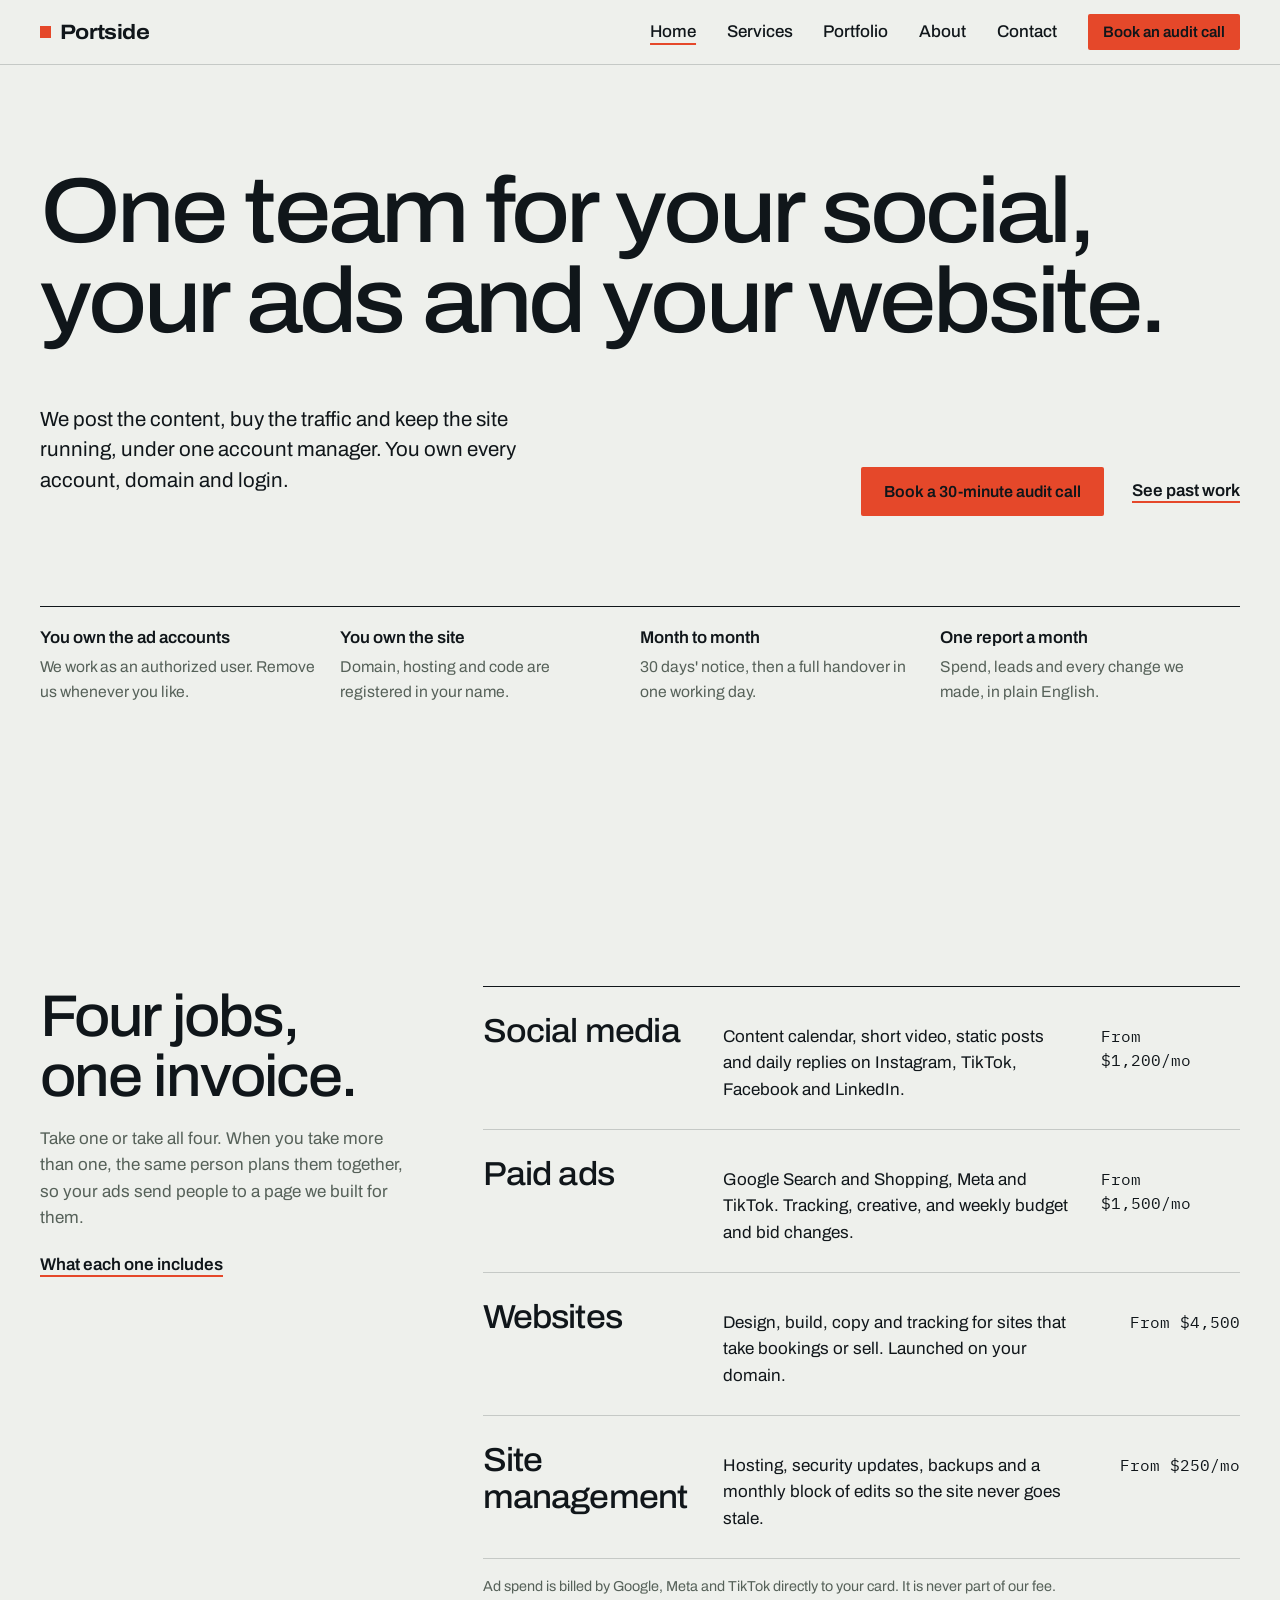
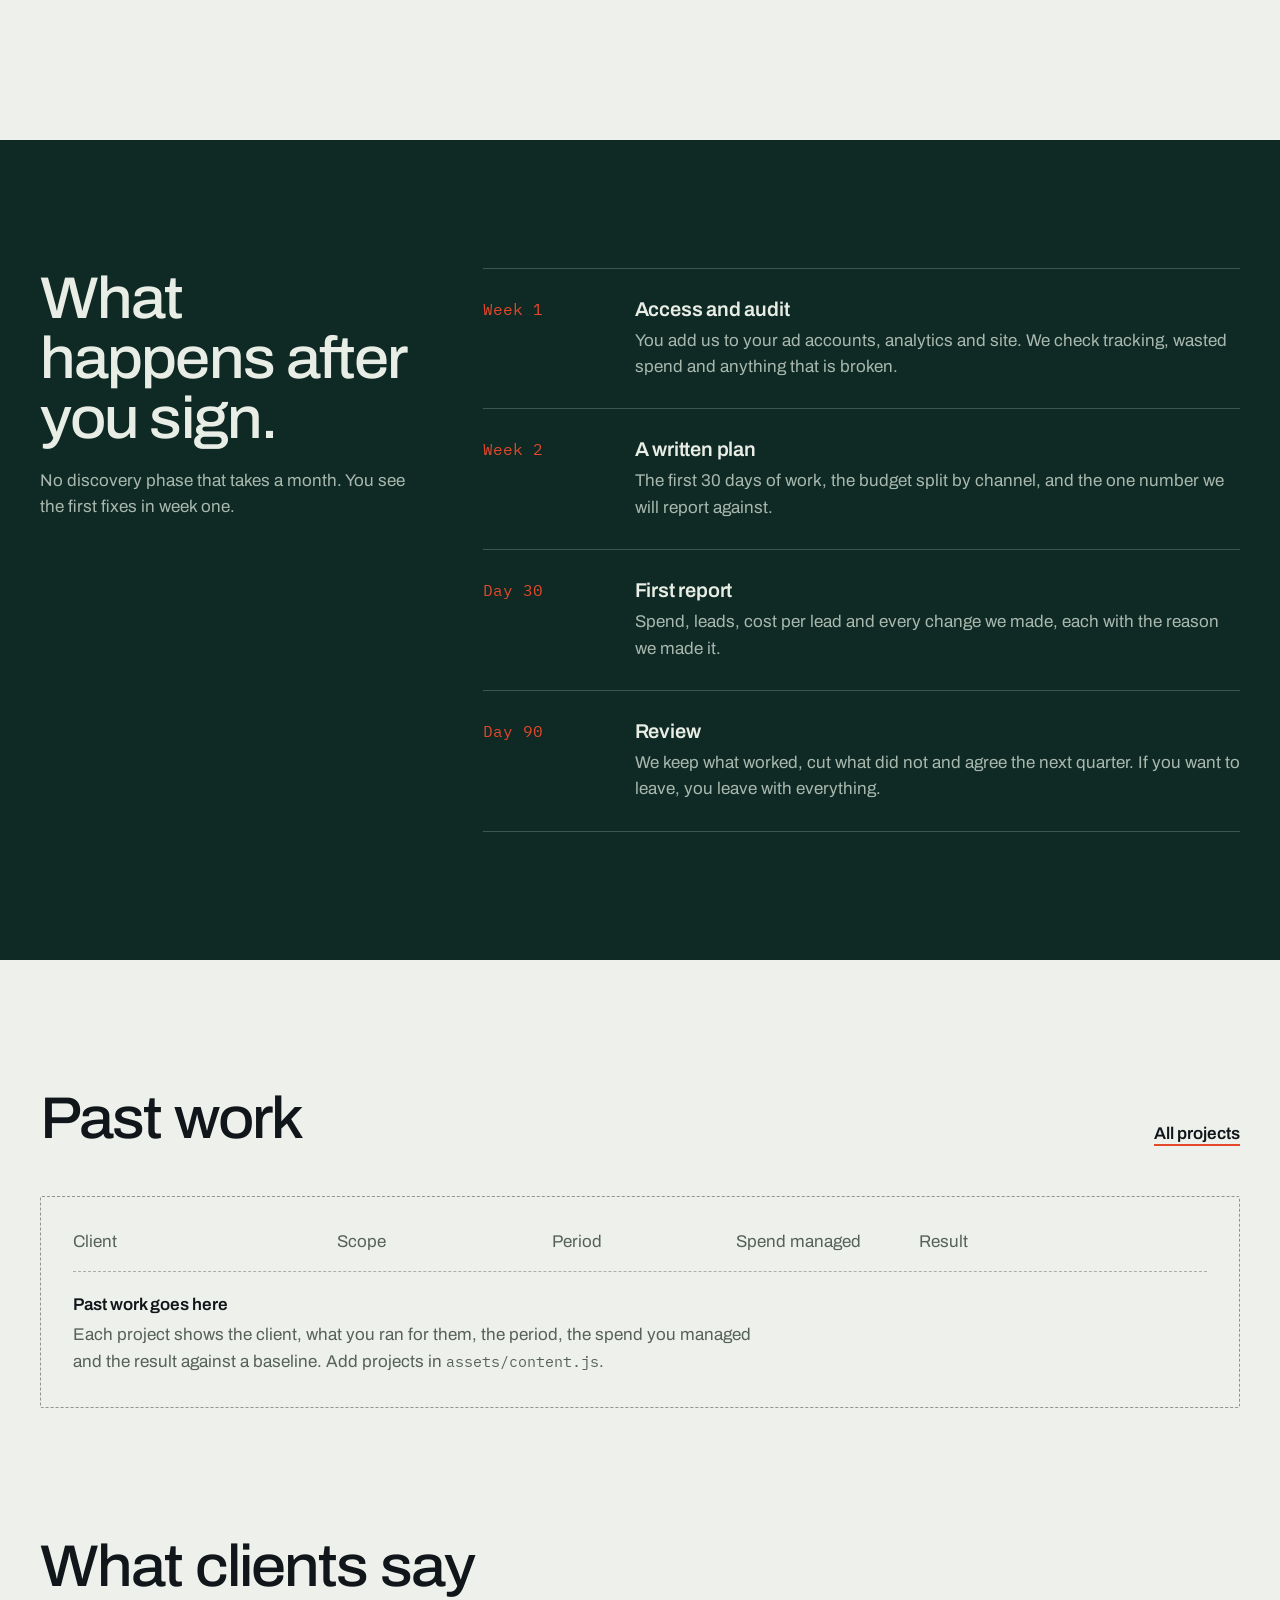
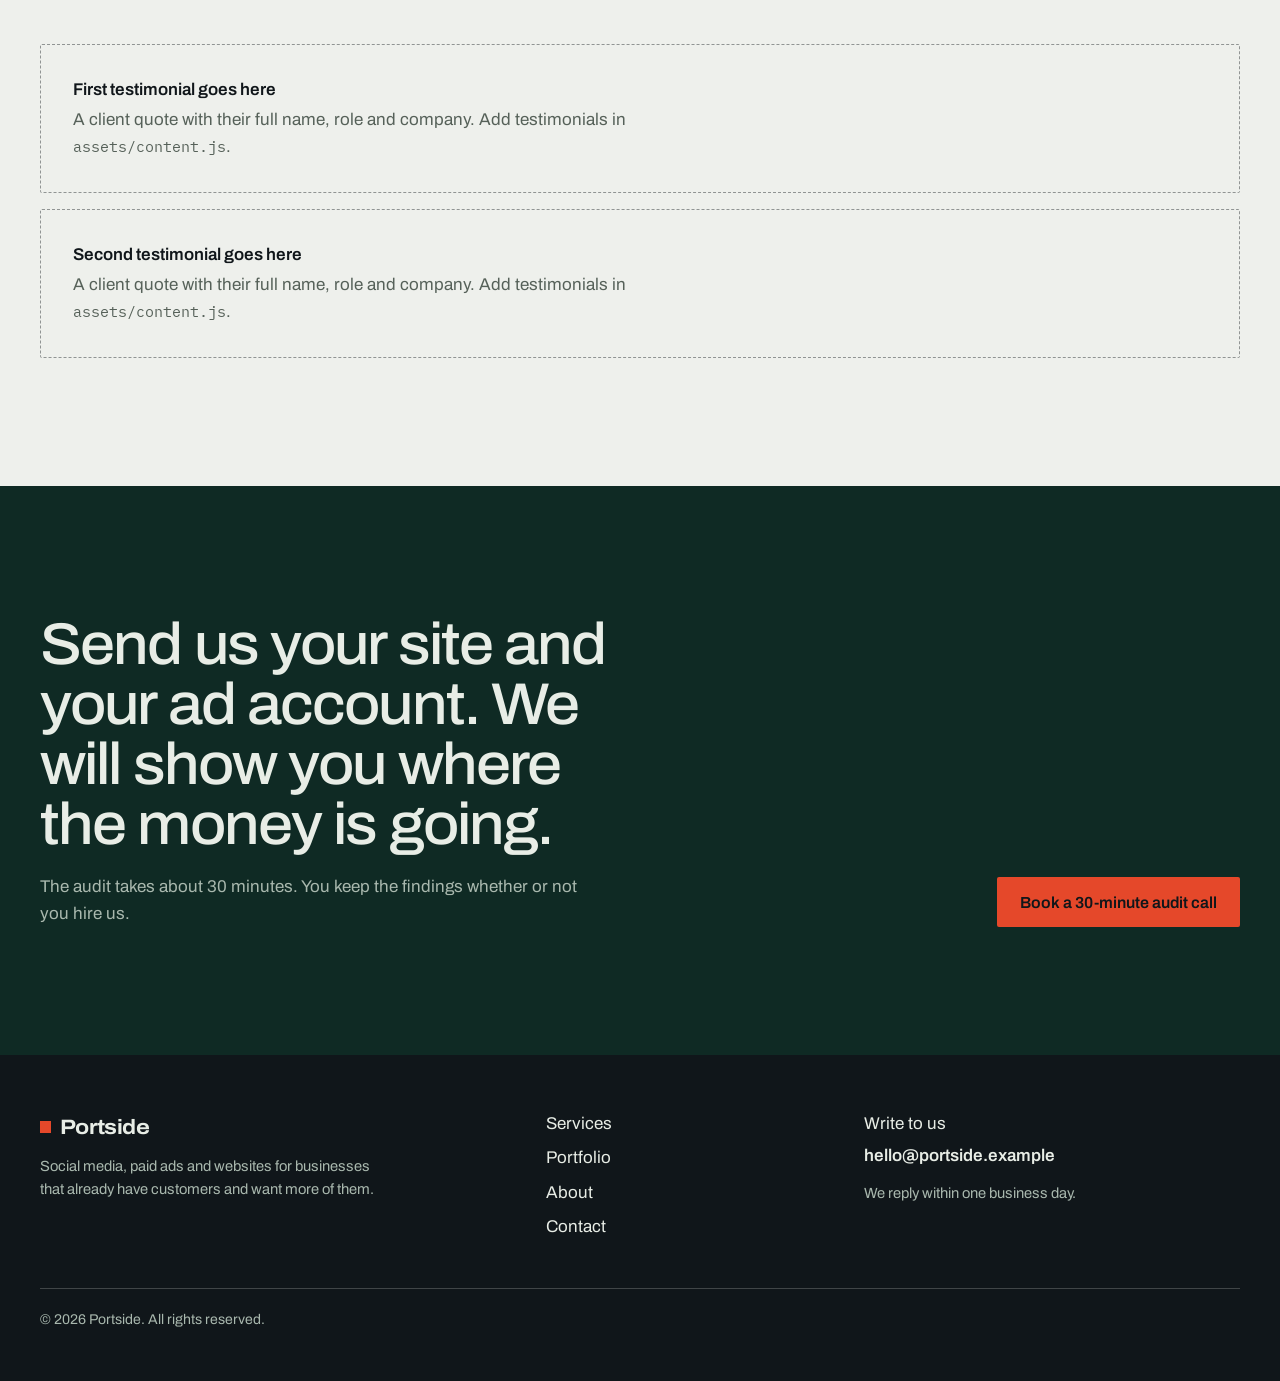
<file: index.html>
<!doctype html>
<html lang="en">
<head>
<meta charset="utf-8">
<meta name="viewport" content="width=device-width, initial-scale=1">
<title>Portside | Social media, ads and websites, run as one account</title>
<meta name="description" content="Portside runs your social media, your paid ads and your website under one account manager. You own every account, domain and login.">
<meta name="theme-color" content="#EEF0EC">
<link rel="icon" href="assets/favicon.svg" type="image/svg+xml">
<link rel="preconnect" href="https://fonts.googleapis.com">
<link rel="preconnect" href="https://fonts.gstatic.com" crossorigin>
<link rel="stylesheet" href="https://fonts.googleapis.com/css2?family=Archivo:wdth,wght@62..125,100..900&amp;family=IBM+Plex+Mono:wght@400;500&amp;display=swap">
<link rel="stylesheet" href="assets/styles.css">
<script>document.documentElement.classList.add('js')</script>
</head>
<body>
<a class="skip" href="#main">Skip to content</a>

<header class="site-header">
  <div class="wrap bar">
    <a class="brand" href="index.html" aria-label="Portside, home"><span class="mark" aria-hidden="true"></span>Portside</a>
    <button class="menu-btn" type="button" aria-expanded="false" aria-controls="nav">Menu</button>
    <nav id="nav" class="nav" aria-label="Main">
      <a href="index.html" aria-current="page">Home</a>
      <a href="services.html">Services</a>
      <a href="portfolio.html">Portfolio</a>
      <a href="about.html">About</a>
      <a href="contact.html">Contact</a>
      <a class="btn btn-sm" href="contact.html">Book an audit call</a>
    </nav>
  </div>
</header>

<main id="main">

  <section class="hero">
    <div class="wrap">
      <h1 class="rise" style="--i:0">One team for your social, your ads and your website.</h1>
      <div class="hero-lower">
        <p class="lede rise" style="--i:1">We post the content, buy the traffic and keep the site running, under one account manager. You own every account, domain and login.</p>
        <div class="hero-cta rise" style="--i:2">
          <a class="btn" href="contact.html">Book a 30-minute audit call</a>
          <a class="link" href="portfolio.html">See past work</a>
        </div>
      </div>
      <ul class="policy rise" style="--i:3">
        <li><strong>You own the ad accounts</strong><span>We work as an authorized user. Remove us whenever you like.</span></li>
        <li><strong>You own the site</strong><span>Domain, hosting and code are registered in your name.</span></li>
        <li><strong>Month to month</strong><span>30 days' notice, then a full handover in one working day.</span></li>
        <li><strong>One report a month</strong><span>Spend, leads and every change we made, in plain English.</span></li>
      </ul>
    </div>
  </section>

  <section class="section" aria-labelledby="services-h">
    <div class="wrap split">
      <div class="side">
        <h2 id="services-h">Four jobs, one invoice.</h2>
        <p class="muted">Take one or take all four. When you take more than one, the same person plans them together, so your ads send people to a page we built for them.</p>
        <a class="link" href="services.html">What each one includes</a>
      </div>
      <div>
        <ul class="rows">
          <li><a class="svc" href="services.html#social">
            <span class="svc-name">Social media</span>
            <span>Content calendar, short video, static posts and daily replies on Instagram, TikTok, Facebook and LinkedIn.</span>
            <span class="svc-price mono">From $1,200/mo</span></a></li>
          <li><a class="svc" href="services.html#ads">
            <span class="svc-name">Paid ads</span>
            <span>Google Search and Shopping, Meta and TikTok. Tracking, creative, and weekly budget and bid changes.</span>
            <span class="svc-price mono">From $1,500/mo</span></a></li>
          <li><a class="svc" href="services.html#websites">
            <span class="svc-name">Websites</span>
            <span>Design, build, copy and tracking for sites that take bookings or sell. Launched on your domain.</span>
            <span class="svc-price mono">From $4,500</span></a></li>
          <li><a class="svc" href="services.html#management">
            <span class="svc-name">Site management</span>
            <span>Hosting, security updates, backups and a monthly block of edits so the site never goes stale.</span>
            <span class="svc-price mono">From $250/mo</span></a></li>
        </ul>
        <p class="fine" style="margin-top:16px">Ad spend is billed by Google, Meta and TikTok directly to your card. It is never part of our fee.</p>
      </div>
    </div>
  </section>

  <section class="section on-pine" aria-labelledby="how-h">
    <div class="wrap split">
      <div class="side">
        <h2 id="how-h">What happens after you sign.</h2>
        <p class="muted">No discovery phase that takes a month. You see the first fixes in week one.</p>
      </div>
      <ol class="steps">
        <li>
          <span class="when mono">Week 1</span>
          <div><h3>Access and audit</h3><p>You add us to your ad accounts, analytics and site. We check tracking, wasted spend and anything that is broken.</p></div>
        </li>
        <li>
          <span class="when mono">Week 2</span>
          <div><h3>A written plan</h3><p>The first 30 days of work, the budget split by channel, and the one number we will report against.</p></div>
        </li>
        <li>
          <span class="when mono">Day 30</span>
          <div><h3>First report</h3><p>Spend, leads, cost per lead and every change we made, each with the reason we made it.</p></div>
        </li>
        <li>
          <span class="when mono">Day 90</span>
          <div><h3>Review</h3><p>We keep what worked, cut what did not and agree the next quarter. If you want to leave, you leave with everything.</p></div>
        </li>
      </ol>
    </div>
  </section>

  <section class="section" aria-labelledby="work-h">
    <div class="wrap">
      <div class="section-head">
        <h2 id="work-h">Past work</h2>
        <a class="link" href="portfolio.html">All projects</a>
      </div>
      <div id="work-list" data-limit="3"></div>
    </div>
  </section>

  <section class="section" aria-labelledby="proof-h">
    <div class="wrap">
      <div class="section-head">
        <h2 id="proof-h">What clients say</h2>
      </div>
      <div id="testimonial-list"></div>
    </div>
  </section>

  <section class="section on-pine cta-band" aria-labelledby="cta-h">
    <div class="wrap inner">
      <div>
        <h2 id="cta-h">Send us your site and your ad account. We will show you where the money is going.</h2>
        <p style="margin-top:20px">The audit takes about 30 minutes. You keep the findings whether or not you hire us.</p>
      </div>
      <div class="act"><a class="btn" href="contact.html">Book a 30-minute audit call</a></div>
    </div>
  </section>

</main>

<footer class="site-footer">
  <div class="wrap">
    <div class="foot">
      <div>
        <a class="brand" href="index.html"><span class="mark" aria-hidden="true"></span>Portside</a>
        <p class="small">Social media, paid ads and websites for businesses that already have customers and want more of them.</p>
      </div>
      <ul aria-label="Pages">
        <li><a href="services.html">Services</a></li>
        <li><a href="portfolio.html">Portfolio</a></li>
        <li><a href="about.html">About</a></li>
        <li><a href="contact.html">Contact</a></li>
      </ul>
      <div>
        <p style="margin:0 0 6px">Write to us</p>
        <a class="link" href="mailto:hello@portside.example">hello@portside.example</a>
        <p class="small">We reply within one business day.</p>
      </div>
    </div>
    <p class="legal">&copy; 2026 Portside. All rights reserved.</p>
  </div>
</footer>

<script src="assets/content.js"></script>
<script src="assets/site.js"></script>
</body>
</html>
</file>
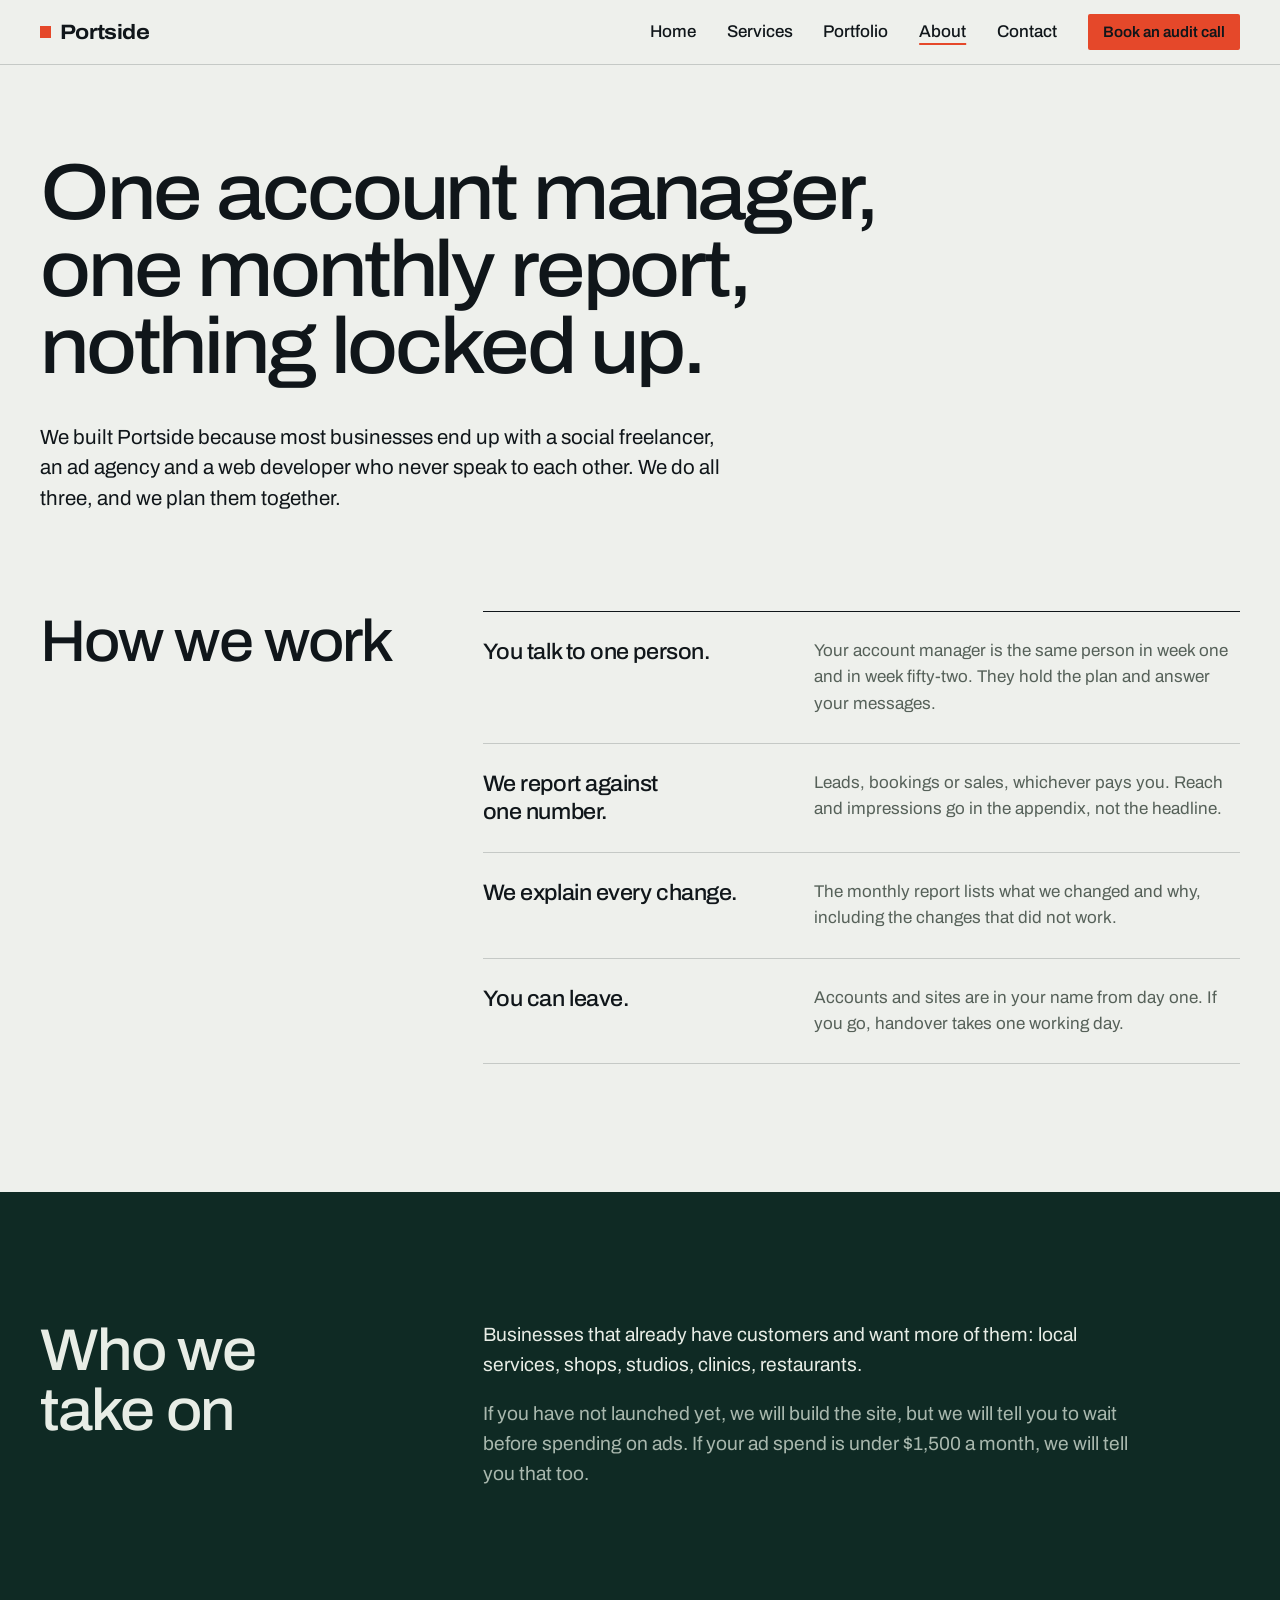
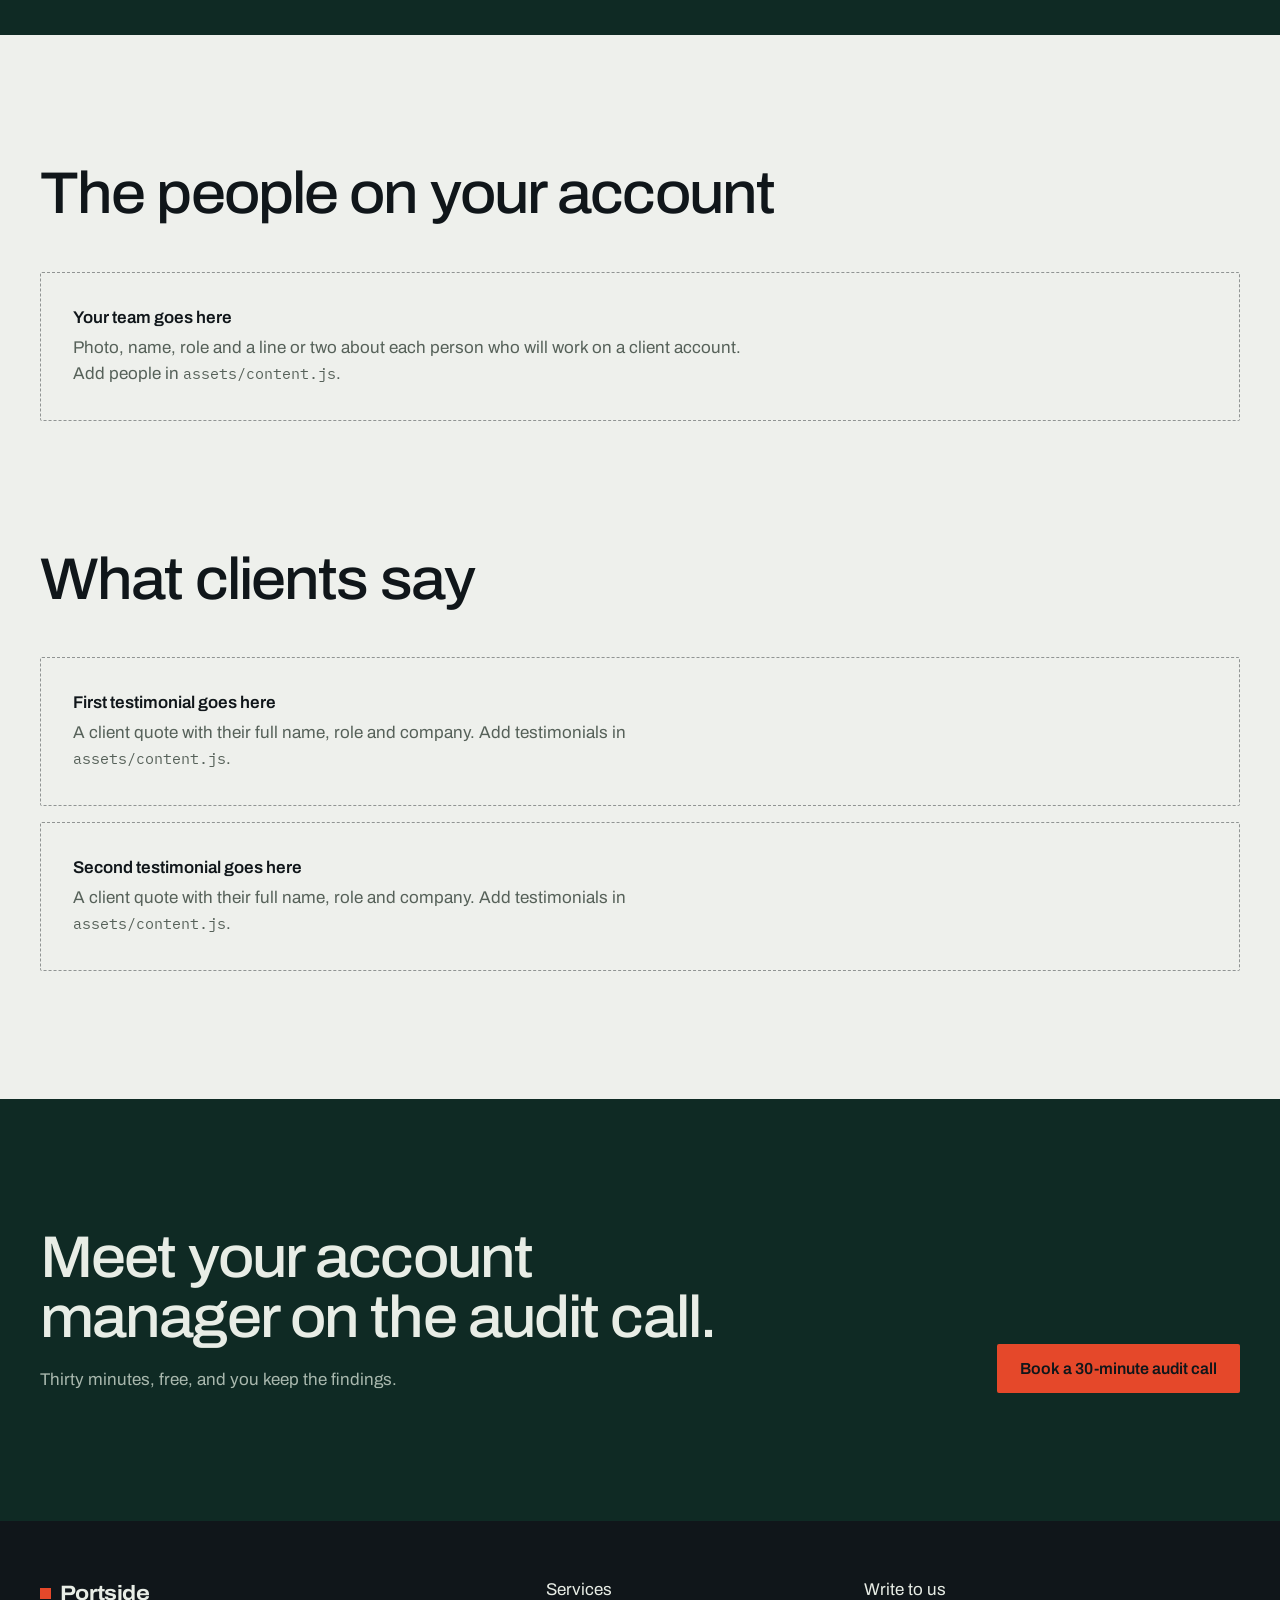
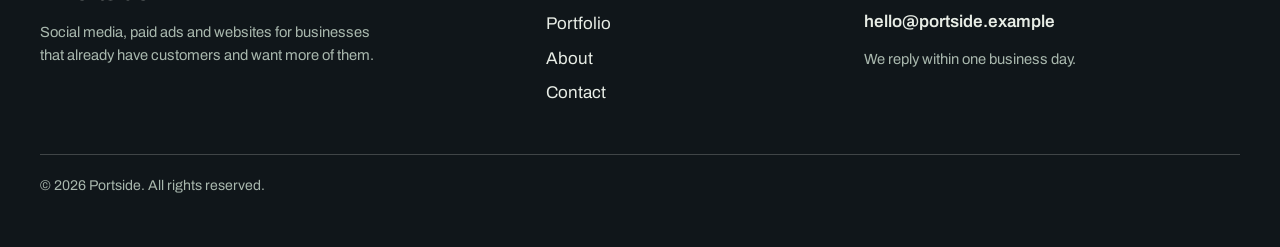
<file: about.html>
<!doctype html>
<html lang="en">
<head>
<meta charset="utf-8">
<meta name="viewport" content="width=device-width, initial-scale=1">
<title>About | Portside</title>
<meta name="description" content="How Portside works: one account manager, one number to report against, and accounts and sites that stay in your name.">
<meta name="theme-color" content="#EEF0EC">
<link rel="icon" href="assets/favicon.svg" type="image/svg+xml">
<link rel="preconnect" href="https://fonts.googleapis.com">
<link rel="preconnect" href="https://fonts.gstatic.com" crossorigin>
<link rel="stylesheet" href="https://fonts.googleapis.com/css2?family=Archivo:wdth,wght@62..125,100..900&amp;family=IBM+Plex+Mono:wght@400;500&amp;display=swap">
<link rel="stylesheet" href="assets/styles.css">
<script>document.documentElement.classList.add('js')</script>
</head>
<body>
<a class="skip" href="#main">Skip to content</a>

<header class="site-header">
  <div class="wrap bar">
    <a class="brand" href="index.html" aria-label="Portside, home"><span class="mark" aria-hidden="true"></span>Portside</a>
    <button class="menu-btn" type="button" aria-expanded="false" aria-controls="nav">Menu</button>
    <nav id="nav" class="nav" aria-label="Main">
      <a href="index.html">Home</a>
      <a href="services.html">Services</a>
      <a href="portfolio.html">Portfolio</a>
      <a href="about.html" aria-current="page">About</a>
      <a href="contact.html">Contact</a>
      <a class="btn btn-sm" href="contact.html">Book an audit call</a>
    </nav>
  </div>
</header>

<main id="main">

  <section class="page-head">
    <div class="wrap">
      <h1 class="rise" style="--i:0">One account manager, one monthly report, nothing locked up.</h1>
      <p class="lede rise" style="--i:1">We built Portside because most businesses end up with a social freelancer, an ad agency and a web developer who never speak to each other. We do all three, and we plan them together.</p>
    </div>
  </section>

  <section class="section" aria-labelledby="how-h">
    <div class="wrap split">
      <div class="side">
        <h2 id="how-h">How we work</h2>
      </div>
      <ul class="principles">
        <li>
          <h3>You talk to one person.</h3>
          <p>Your account manager is the same person in week one and in week fifty-two. They hold the plan and answer your messages.</p>
        </li>
        <li>
          <h3>We report against one number.</h3>
          <p>Leads, bookings or sales, whichever pays you. Reach and impressions go in the appendix, not the headline.</p>
        </li>
        <li>
          <h3>We explain every change.</h3>
          <p>The monthly report lists what we changed and why, including the changes that did not work.</p>
        </li>
        <li>
          <h3>You can leave.</h3>
          <p>Accounts and sites are in your name from day one. If you go, handover takes one working day.</p>
        </li>
      </ul>
    </div>
  </section>

  <section class="section on-pine" aria-labelledby="who-h">
    <div class="wrap split">
      <div class="side">
        <h2 id="who-h">Who we take on</h2>
      </div>
      <div style="font-size:1.2rem; max-width:34em">
        <p>Businesses that already have customers and want more of them: local services, shops, studios, clinics, restaurants.</p>
        <p class="muted">If you have not launched yet, we will build the site, but we will tell you to wait before spending on ads. If your ad spend is under $1,500 a month, we will tell you that too.</p>
      </div>
    </div>
  </section>

  <section class="section" aria-labelledby="team-h">
    <div class="wrap">
      <div class="section-head"><h2 id="team-h">The people on your account</h2></div>
      <div id="team-list"></div>
    </div>
  </section>

  <section class="section" aria-labelledby="proof-h">
    <div class="wrap">
      <div class="section-head"><h2 id="proof-h">What clients say</h2></div>
      <div id="testimonial-list"></div>
    </div>
  </section>

  <section class="section on-pine cta-band" aria-labelledby="cta-h">
    <div class="wrap inner">
      <div>
        <h2 id="cta-h">Meet your account manager on the audit call.</h2>
        <p style="margin-top:20px">Thirty minutes, free, and you keep the findings.</p>
      </div>
      <div class="act"><a class="btn" href="contact.html">Book a 30-minute audit call</a></div>
    </div>
  </section>

</main>

<footer class="site-footer">
  <div class="wrap">
    <div class="foot">
      <div>
        <a class="brand" href="index.html"><span class="mark" aria-hidden="true"></span>Portside</a>
        <p class="small">Social media, paid ads and websites for businesses that already have customers and want more of them.</p>
      </div>
      <ul aria-label="Pages">
        <li><a href="services.html">Services</a></li>
        <li><a href="portfolio.html">Portfolio</a></li>
        <li><a href="about.html">About</a></li>
        <li><a href="contact.html">Contact</a></li>
      </ul>
      <div>
        <p style="margin:0 0 6px">Write to us</p>
        <a class="link" href="mailto:hello@portside.example">hello@portside.example</a>
        <p class="small">We reply within one business day.</p>
      </div>
    </div>
    <p class="legal">&copy; 2026 Portside. All rights reserved.</p>
  </div>
</footer>

<script src="assets/content.js"></script>
<script src="assets/site.js"></script>
</body>
</html>
</file>
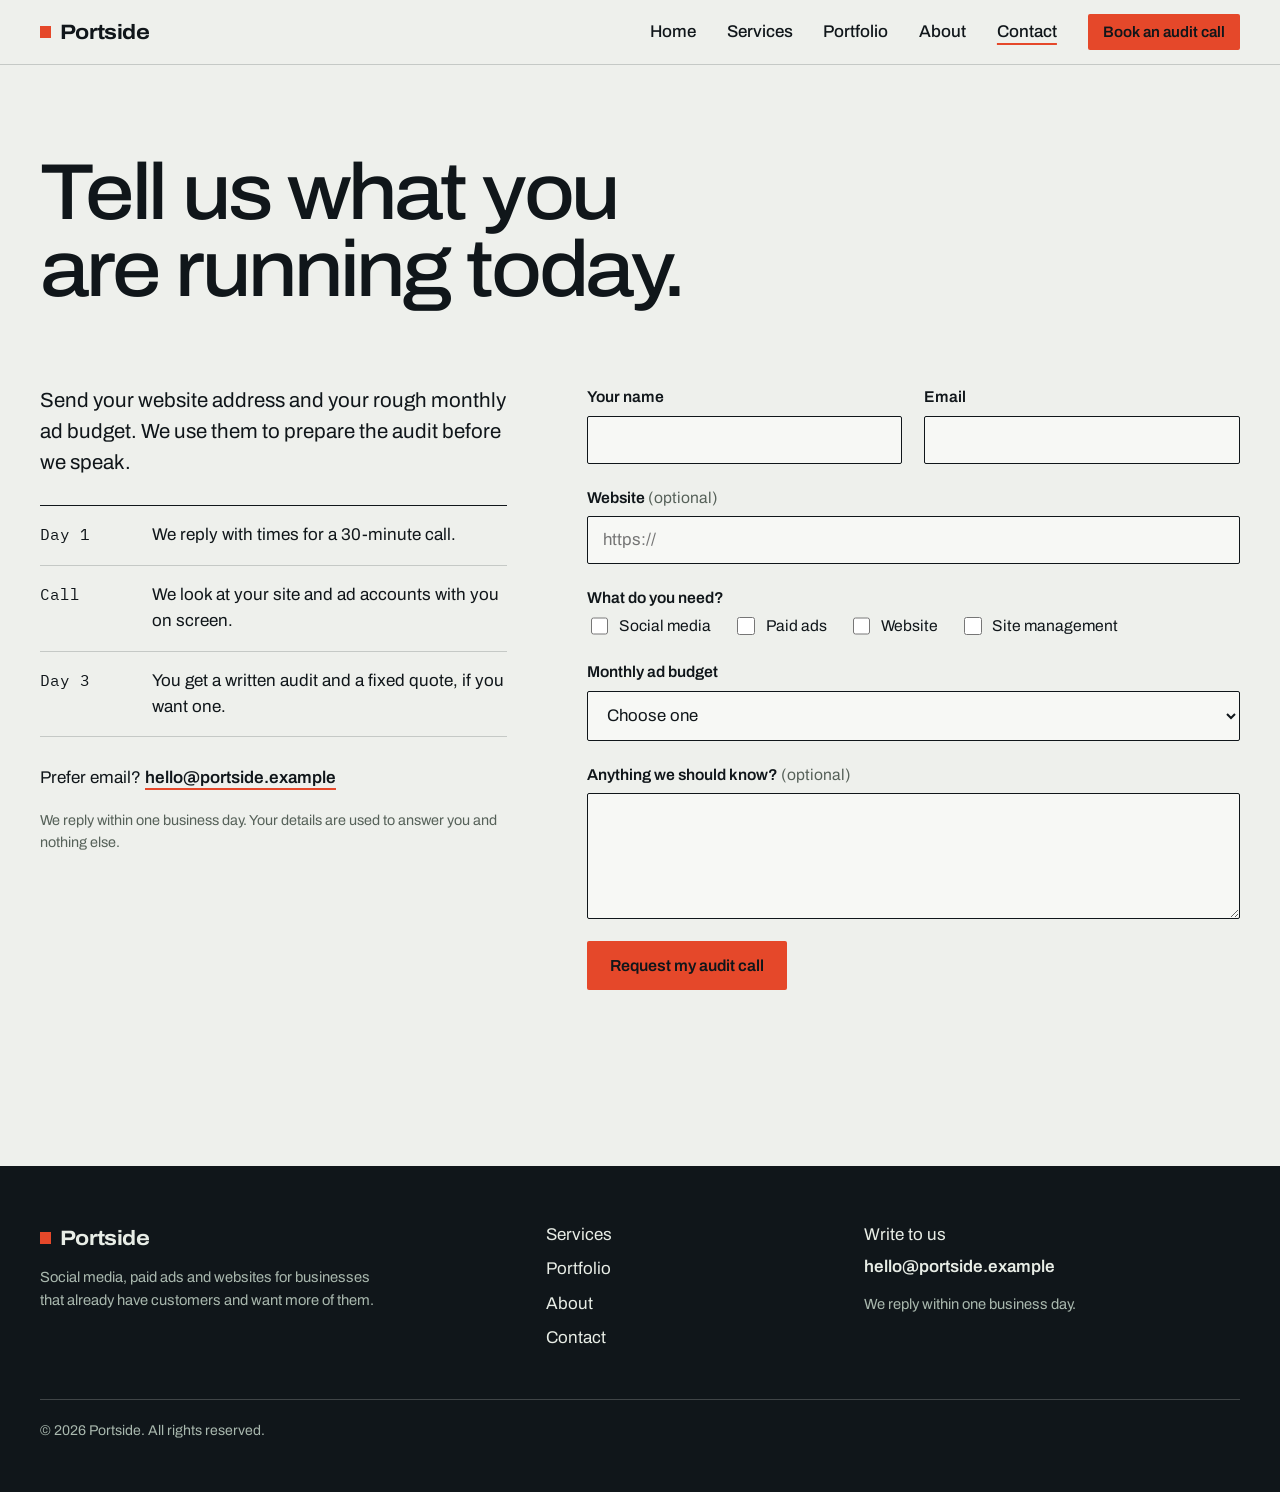
<file: contact.html>
<!doctype html>
<html lang="en">
<head>
<meta charset="utf-8">
<meta name="viewport" content="width=device-width, initial-scale=1">
<title>Contact | Portside</title>
<meta name="description" content="Book a free 30-minute audit call. Tell us what you run today and we reply within one business day.">
<meta name="theme-color" content="#EEF0EC">
<link rel="icon" href="assets/favicon.svg" type="image/svg+xml">
<link rel="preconnect" href="https://fonts.googleapis.com">
<link rel="preconnect" href="https://fonts.gstatic.com" crossorigin>
<link rel="stylesheet" href="https://fonts.googleapis.com/css2?family=Archivo:wdth,wght@62..125,100..900&amp;family=IBM+Plex+Mono:wght@400;500&amp;display=swap">
<link rel="stylesheet" href="assets/styles.css">
<script>document.documentElement.classList.add('js')</script>
</head>
<body>
<a class="skip" href="#main">Skip to content</a>

<header class="site-header">
  <div class="wrap bar">
    <a class="brand" href="index.html" aria-label="Portside, home"><span class="mark" aria-hidden="true"></span>Portside</a>
    <button class="menu-btn" type="button" aria-expanded="false" aria-controls="nav">Menu</button>
    <nav id="nav" class="nav" aria-label="Main">
      <a href="index.html">Home</a>
      <a href="services.html">Services</a>
      <a href="portfolio.html">Portfolio</a>
      <a href="about.html">About</a>
      <a href="contact.html" aria-current="page">Contact</a>
      <a class="btn btn-sm" href="contact.html">Book an audit call</a>
    </nav>
  </div>
</header>

<main id="main">

  <section class="page-head">
    <div class="wrap">
      <h1 class="rise" style="--i:0">Tell us what you are running today.</h1>
    </div>
  </section>

  <section class="section" style="padding-top:0">
    <div class="wrap contact-grid">

      <div class="rise" style="--i:1">
        <p class="lede">Send your website address and your rough monthly ad budget. We use them to prepare the audit before we speak.</p>
        <ol class="next-steps">
          <li><span class="mono">Day 1</span><span>We reply with times for a 30-minute call.</span></li>
          <li><span class="mono">Call</span><span>We look at your site and ad accounts with you on screen.</span></li>
          <li><span class="mono">Day 3</span><span>You get a written audit and a fixed quote, if you want one.</span></li>
        </ol>
        <p style="margin-top:28px">Prefer email? <a class="link" href="mailto:hello@portside.example">hello@portside.example</a></p>
        <p class="fine">We reply within one business day. Your details are used to answer you and nothing else.</p>
      </div>

      <form id="contact-form" class="form rise" style="--i:2" data-email="hello@portside.example">
        <div class="two">
          <div class="field"><label for="name">Your name</label><input id="name" name="name" type="text" autocomplete="name" required></div>
          <div class="field"><label for="email">Email</label><input id="email" name="email" type="email" autocomplete="email" required></div>
        </div>
        <div class="field"><label for="website">Website <span class="opt">(optional)</span></label><input id="website" name="website" type="url" inputmode="url" placeholder="https://" autocomplete="url"></div>
        <fieldset class="field">
          <legend>What do you need?</legend>
          <div class="checks">
            <label><input type="checkbox" name="needs" value="Social media"> Social media</label>
            <label><input type="checkbox" name="needs" value="Paid ads"> Paid ads</label>
            <label><input type="checkbox" name="needs" value="Website"> Website</label>
            <label><input type="checkbox" name="needs" value="Site management"> Site management</label>
          </div>
        </fieldset>
        <div class="field">
          <label for="budget">Monthly ad budget</label>
          <select id="budget" name="budget">
            <option value="">Choose one</option>
            <option>Not running ads yet</option>
            <option>Under $1,500</option>
            <option>$1,500 to $5,000</option>
            <option>$5,000 to $15,000</option>
            <option>Over $15,000</option>
          </select>
        </div>
        <div class="field"><label for="message">Anything we should know? <span class="opt">(optional)</span></label><textarea id="message" name="message"></textarea></div>
        <div><button class="btn" type="submit">Request my audit call</button></div>
        <p id="form-note" class="form-note" role="status" aria-live="polite"></p>
      </form>

    </div>
  </section>

</main>

<footer class="site-footer">
  <div class="wrap">
    <div class="foot">
      <div>
        <a class="brand" href="index.html"><span class="mark" aria-hidden="true"></span>Portside</a>
        <p class="small">Social media, paid ads and websites for businesses that already have customers and want more of them.</p>
      </div>
      <ul aria-label="Pages">
        <li><a href="services.html">Services</a></li>
        <li><a href="portfolio.html">Portfolio</a></li>
        <li><a href="about.html">About</a></li>
        <li><a href="contact.html">Contact</a></li>
      </ul>
      <div>
        <p style="margin:0 0 6px">Write to us</p>
        <a class="link" href="mailto:hello@portside.example">hello@portside.example</a>
        <p class="small">We reply within one business day.</p>
      </div>
    </div>
    <p class="legal">&copy; 2026 Portside. All rights reserved.</p>
  </div>
</footer>

<script src="assets/content.js"></script>
<script src="assets/site.js"></script>
</body>
</html>
</file>
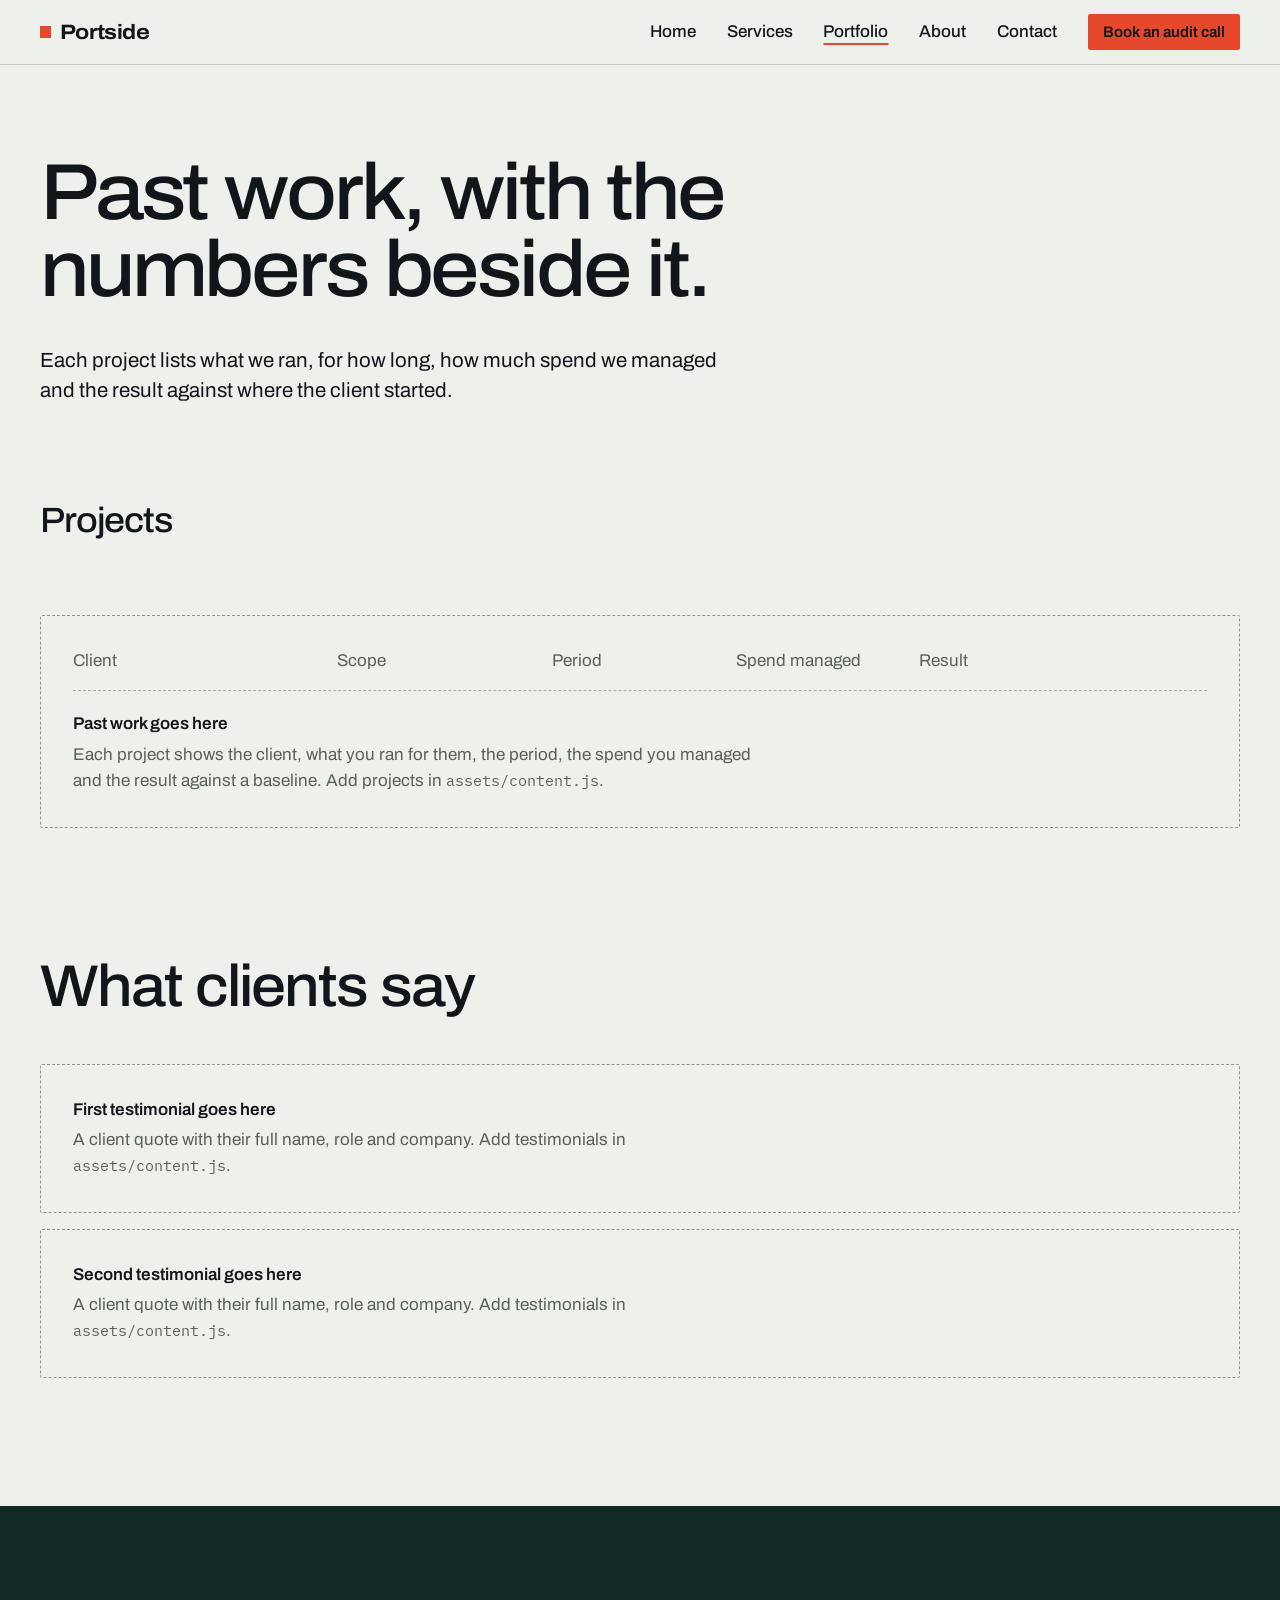
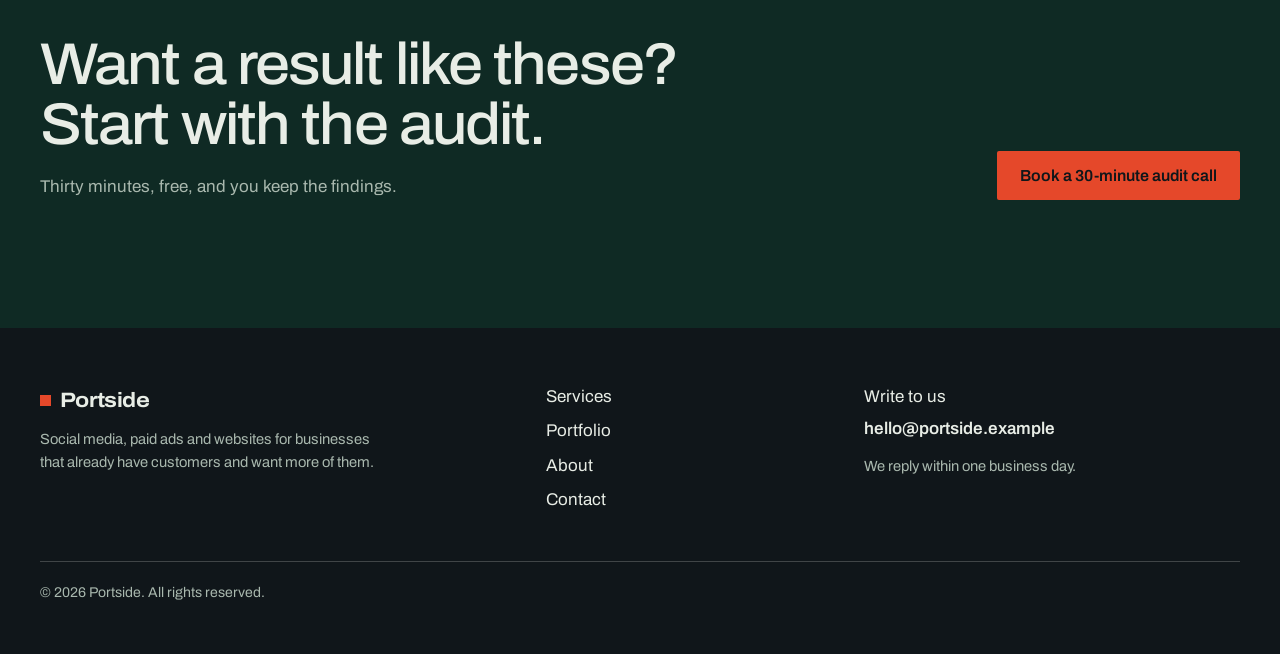
<file: portfolio.html>
<!doctype html>
<html lang="en">
<head>
<meta charset="utf-8">
<meta name="viewport" content="width=device-width, initial-scale=1">
<title>Portfolio | Portside</title>
<meta name="description" content="Past work across social media, paid ads and websites, with spend, period and results measured against a baseline.">
<meta name="theme-color" content="#EEF0EC">
<link rel="icon" href="assets/favicon.svg" type="image/svg+xml">
<link rel="preconnect" href="https://fonts.googleapis.com">
<link rel="preconnect" href="https://fonts.gstatic.com" crossorigin>
<link rel="stylesheet" href="https://fonts.googleapis.com/css2?family=Archivo:wdth,wght@62..125,100..900&amp;family=IBM+Plex+Mono:wght@400;500&amp;display=swap">
<link rel="stylesheet" href="assets/styles.css">
<script>document.documentElement.classList.add('js')</script>
</head>
<body>
<a class="skip" href="#main">Skip to content</a>

<header class="site-header">
  <div class="wrap bar">
    <a class="brand" href="index.html" aria-label="Portside, home"><span class="mark" aria-hidden="true"></span>Portside</a>
    <button class="menu-btn" type="button" aria-expanded="false" aria-controls="nav">Menu</button>
    <nav id="nav" class="nav" aria-label="Main">
      <a href="index.html">Home</a>
      <a href="services.html">Services</a>
      <a href="portfolio.html" aria-current="page">Portfolio</a>
      <a href="about.html">About</a>
      <a href="contact.html">Contact</a>
      <a class="btn btn-sm" href="contact.html">Book an audit call</a>
    </nav>
  </div>
</header>

<main id="main">

  <section class="page-head">
    <div class="wrap">
      <h1 class="rise" style="--i:0">Past work, with the numbers beside it.</h1>
      <p class="lede rise" style="--i:1">Each project lists what we ran, for how long, how much spend we managed and the result against where the client started.</p>
    </div>
  </section>

  <section class="section" aria-labelledby="work-h">
    <div class="wrap">
      <h2 id="work-h" class="section-head" style="font-size:clamp(1.6rem,3vw,2.2rem)">Projects</h2>
      <div id="work-filters" class="filters" role="group" aria-label="Filter projects by service" hidden></div>
      <div id="work-list"></div>
    </div>
  </section>

  <section class="section" aria-labelledby="proof-h">
    <div class="wrap">
      <div class="section-head"><h2 id="proof-h">What clients say</h2></div>
      <div id="testimonial-list"></div>
    </div>
  </section>

  <section class="section on-pine cta-band" aria-labelledby="cta-h">
    <div class="wrap inner">
      <div>
        <h2 id="cta-h">Want a result like these? Start with the audit.</h2>
        <p style="margin-top:20px">Thirty minutes, free, and you keep the findings.</p>
      </div>
      <div class="act"><a class="btn" href="contact.html">Book a 30-minute audit call</a></div>
    </div>
  </section>

</main>

<footer class="site-footer">
  <div class="wrap">
    <div class="foot">
      <div>
        <a class="brand" href="index.html"><span class="mark" aria-hidden="true"></span>Portside</a>
        <p class="small">Social media, paid ads and websites for businesses that already have customers and want more of them.</p>
      </div>
      <ul aria-label="Pages">
        <li><a href="services.html">Services</a></li>
        <li><a href="portfolio.html">Portfolio</a></li>
        <li><a href="about.html">About</a></li>
        <li><a href="contact.html">Contact</a></li>
      </ul>
      <div>
        <p style="margin:0 0 6px">Write to us</p>
        <a class="link" href="mailto:hello@portside.example">hello@portside.example</a>
        <p class="small">We reply within one business day.</p>
      </div>
    </div>
    <p class="legal">&copy; 2026 Portside. All rights reserved.</p>
  </div>
</footer>

<script src="assets/content.js"></script>
<script src="assets/site.js"></script>
</body>
</html>
</file>
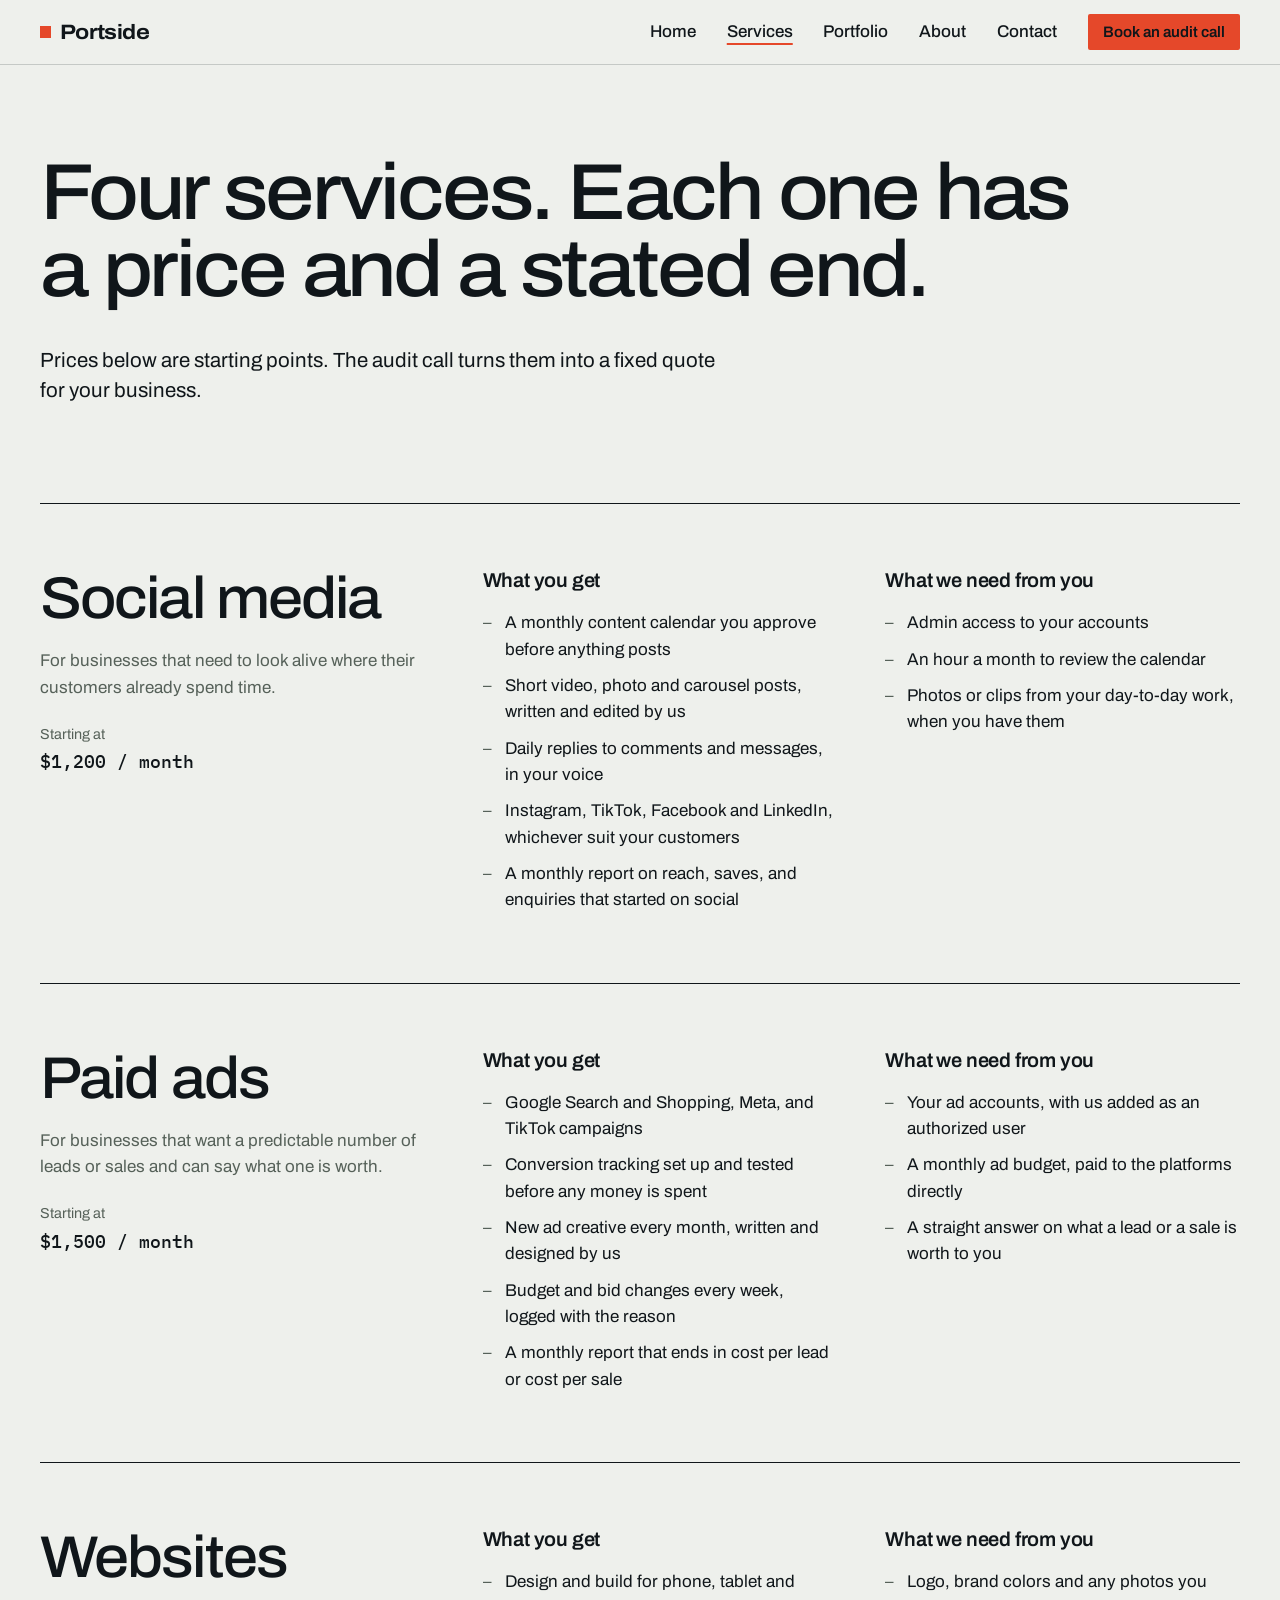
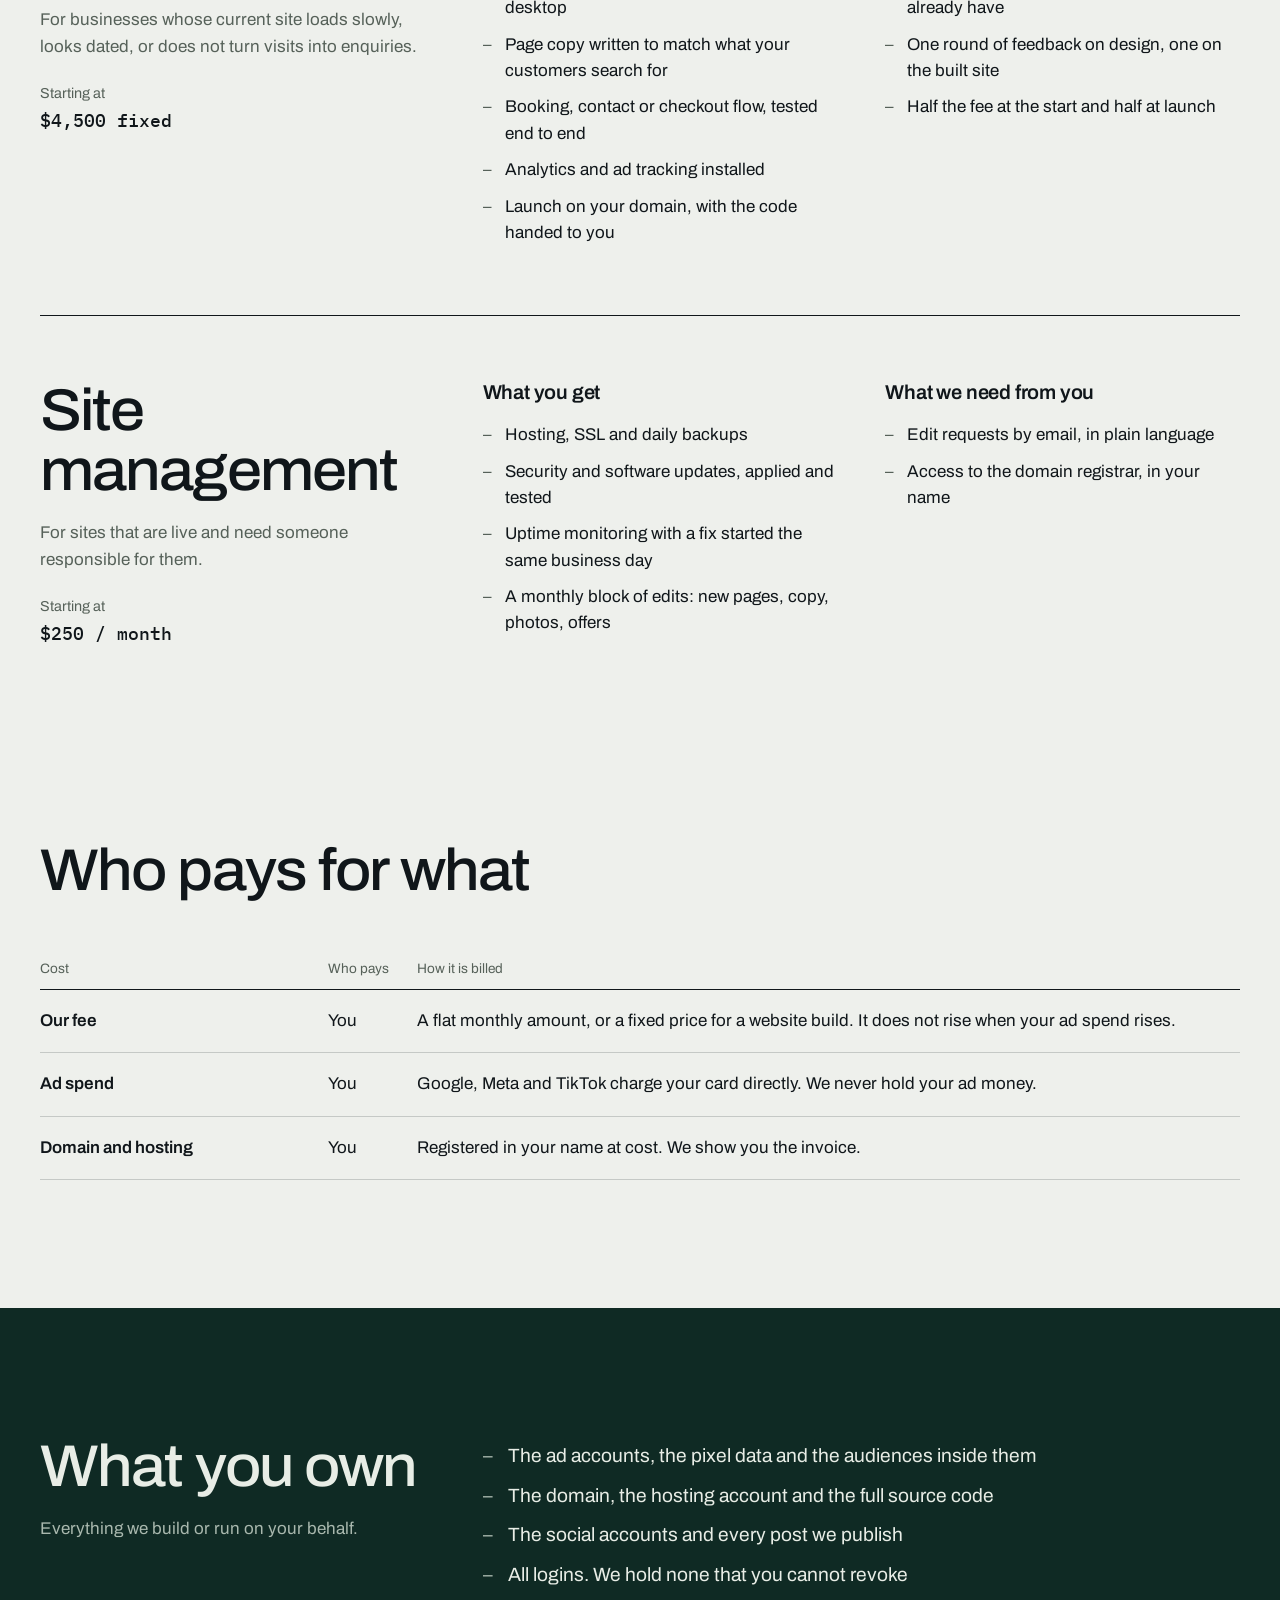
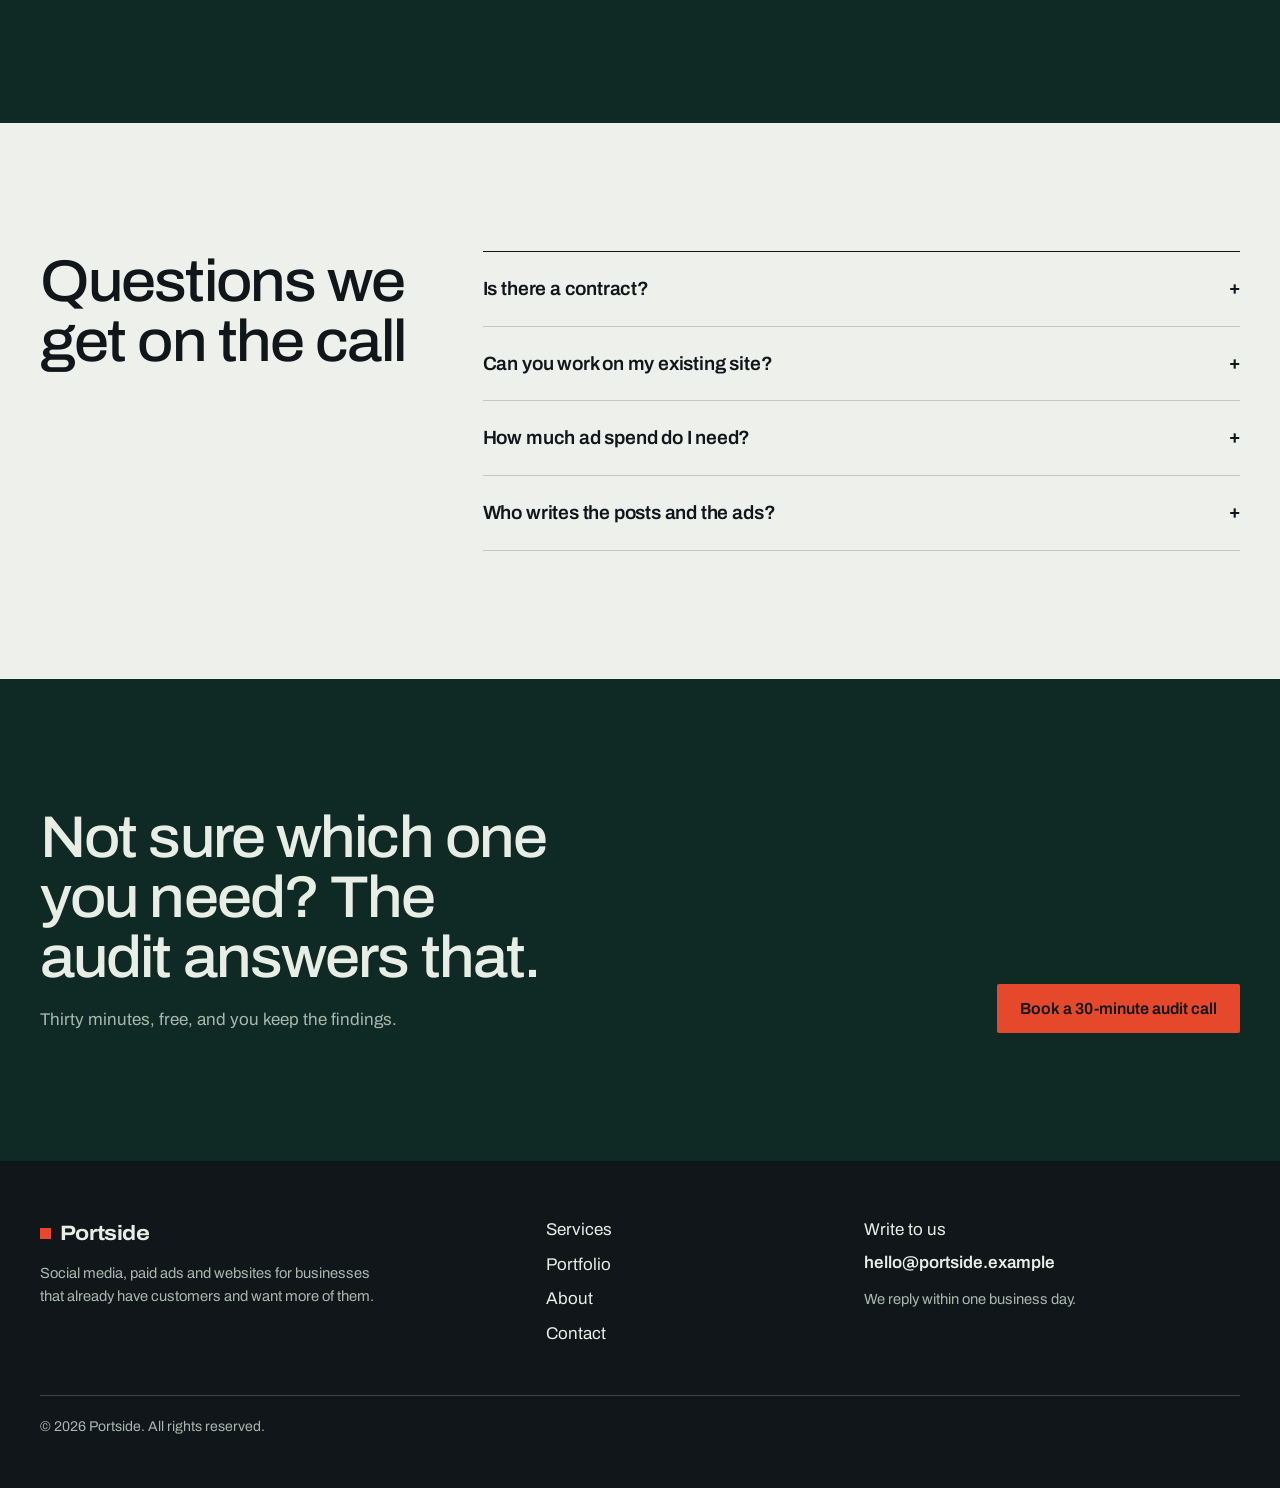
<file: services.html>
<!doctype html>
<html lang="en">
<head>
<meta charset="utf-8">
<meta name="viewport" content="width=device-width, initial-scale=1">
<title>Services | Portside</title>
<meta name="description" content="Social media, paid ads, website builds and site management. What each one includes, what it costs, and what you own.">
<meta name="theme-color" content="#EEF0EC">
<link rel="icon" href="assets/favicon.svg" type="image/svg+xml">
<link rel="preconnect" href="https://fonts.googleapis.com">
<link rel="preconnect" href="https://fonts.gstatic.com" crossorigin>
<link rel="stylesheet" href="https://fonts.googleapis.com/css2?family=Archivo:wdth,wght@62..125,100..900&amp;family=IBM+Plex+Mono:wght@400;500&amp;display=swap">
<link rel="stylesheet" href="assets/styles.css">
<script>document.documentElement.classList.add('js')</script>
</head>
<body>
<a class="skip" href="#main">Skip to content</a>

<header class="site-header">
  <div class="wrap bar">
    <a class="brand" href="index.html" aria-label="Portside, home"><span class="mark" aria-hidden="true"></span>Portside</a>
    <button class="menu-btn" type="button" aria-expanded="false" aria-controls="nav">Menu</button>
    <nav id="nav" class="nav" aria-label="Main">
      <a href="index.html">Home</a>
      <a href="services.html" aria-current="page">Services</a>
      <a href="portfolio.html">Portfolio</a>
      <a href="about.html">About</a>
      <a href="contact.html">Contact</a>
      <a class="btn btn-sm" href="contact.html">Book an audit call</a>
    </nav>
  </div>
</header>

<main id="main">

  <section class="page-head">
    <div class="wrap">
      <h1 class="rise" style="--i:0">Four services. Each one has a price and a stated end.</h1>
      <p class="lede rise" style="--i:1">Prices below are starting points. The audit call turns them into a fixed quote for your business.</p>
    </div>
  </section>

  <section class="wrap" aria-label="Services">

    <article class="service split" id="social">
      <div class="side">
        <h2>Social media</h2>
        <p class="muted">For businesses that need to look alive where their customers already spend time.</p>
        <div class="price"><span class="fine">Starting at</span><strong>$1,200 / month</strong></div>
      </div>
      <div class="cols">
        <div>
          <h3>What you get</h3>
          <ul class="dashes">
            <li>A monthly content calendar you approve before anything posts</li>
            <li>Short video, photo and carousel posts, written and edited by us</li>
            <li>Daily replies to comments and messages, in your voice</li>
            <li>Instagram, TikTok, Facebook and LinkedIn, whichever suit your customers</li>
            <li>A monthly report on reach, saves, and enquiries that started on social</li>
          </ul>
        </div>
        <div>
          <h3>What we need from you</h3>
          <ul class="dashes">
            <li>Admin access to your accounts</li>
            <li>An hour a month to review the calendar</li>
            <li>Photos or clips from your day-to-day work, when you have them</li>
          </ul>
        </div>
      </div>
    </article>

    <article class="service split" id="ads">
      <div class="side">
        <h2>Paid ads</h2>
        <p class="muted">For businesses that want a predictable number of leads or sales and can say what one is worth.</p>
        <div class="price"><span class="fine">Starting at</span><strong>$1,500 / month</strong></div>
      </div>
      <div class="cols">
        <div>
          <h3>What you get</h3>
          <ul class="dashes">
            <li>Google Search and Shopping, Meta, and TikTok campaigns</li>
            <li>Conversion tracking set up and tested before any money is spent</li>
            <li>New ad creative every month, written and designed by us</li>
            <li>Budget and bid changes every week, logged with the reason</li>
            <li>A monthly report that ends in cost per lead or cost per sale</li>
          </ul>
        </div>
        <div>
          <h3>What we need from you</h3>
          <ul class="dashes">
            <li>Your ad accounts, with us added as an authorized user</li>
            <li>A monthly ad budget, paid to the platforms directly</li>
            <li>A straight answer on what a lead or a sale is worth to you</li>
          </ul>
        </div>
      </div>
    </article>

    <article class="service split" id="websites">
      <div class="side">
        <h2>Websites</h2>
        <p class="muted">For businesses whose current site loads slowly, looks dated, or does not turn visits into enquiries.</p>
        <div class="price"><span class="fine">Starting at</span><strong>$4,500 fixed</strong></div>
      </div>
      <div class="cols">
        <div>
          <h3>What you get</h3>
          <ul class="dashes">
            <li>Design and build for phone, tablet and desktop</li>
            <li>Page copy written to match what your customers search for</li>
            <li>Booking, contact or checkout flow, tested end to end</li>
            <li>Analytics and ad tracking installed</li>
            <li>Launch on your domain, with the code handed to you</li>
          </ul>
        </div>
        <div>
          <h3>What we need from you</h3>
          <ul class="dashes">
            <li>Logo, brand colors and any photos you already have</li>
            <li>One round of feedback on design, one on the built site</li>
            <li>Half the fee at the start and half at launch</li>
          </ul>
        </div>
      </div>
    </article>

    <article class="service split" id="management">
      <div class="side">
        <h2>Site management</h2>
        <p class="muted">For sites that are live and need someone responsible for them.</p>
        <div class="price"><span class="fine">Starting at</span><strong>$250 / month</strong></div>
      </div>
      <div class="cols">
        <div>
          <h3>What you get</h3>
          <ul class="dashes">
            <li>Hosting, SSL and daily backups</li>
            <li>Security and software updates, applied and tested</li>
            <li>Uptime monitoring with a fix started the same business day</li>
            <li>A monthly block of edits: new pages, copy, photos, offers</li>
          </ul>
        </div>
        <div>
          <h3>What we need from you</h3>
          <ul class="dashes">
            <li>Edit requests by email, in plain language</li>
            <li>Access to the domain registrar, in your name</li>
          </ul>
        </div>
      </div>
    </article>
  </section>

  <section class="section" aria-labelledby="fees-h">
    <div class="wrap">
      <div class="section-head"><h2 id="fees-h">Who pays for what</h2></div>
      <div class="table-wrap">
        <table class="fees">
          <thead><tr><th scope="col">Cost</th><th scope="col">Who pays</th><th scope="col">How it is billed</th></tr></thead>
          <tbody>
            <tr><th scope="row">Our fee</th><td>You</td><td>A flat monthly amount, or a fixed price for a website build. It does not rise when your ad spend rises.</td></tr>
            <tr><th scope="row">Ad spend</th><td>You</td><td>Google, Meta and TikTok charge your card directly. We never hold your ad money.</td></tr>
            <tr><th scope="row">Domain and hosting</th><td>You</td><td>Registered in your name at cost. We show you the invoice.</td></tr>
          </tbody>
        </table>
      </div>
    </div>
  </section>

  <section class="section on-pine" aria-labelledby="own-h">
    <div class="wrap split">
      <div class="side">
        <h2 id="own-h">What you own</h2>
        <p class="muted">Everything we build or run on your behalf.</p>
      </div>
      <ul class="dashes" style="font-size:1.2rem">
        <li>The ad accounts, the pixel data and the audiences inside them</li>
        <li>The domain, the hosting account and the full source code</li>
        <li>The social accounts and every post we publish</li>
        <li>All logins. We hold none that you cannot revoke</li>
      </ul>
    </div>
  </section>

  <section class="section" aria-labelledby="faq-h">
    <div class="wrap split">
      <div class="side"><h2 id="faq-h">Questions we get on the call</h2></div>
      <div>
        <details class="faq"><summary>Is there a contract?</summary>
          <p>Management and ad work is month to month with 30 days' notice. Website builds are a fixed price, paid half at the start and half at launch.</p></details>
        <details class="faq"><summary>Can you work on my existing site?</summary>
          <p>Yes. We audit it first and tell you whether to fix it or rebuild it. Sometimes a rebuild is not worth the money.</p></details>
        <details class="faq"><summary>How much ad spend do I need?</summary>
          <p>We prefer accounts spending at least $1,500 a month. Below that there is rarely enough data to optimize, and we will say so on the call instead of taking your fee.</p></details>
        <details class="faq"><summary>Who writes the posts and the ads?</summary>
          <p>We do, and you approve the monthly calendar before anything goes live. Ad copy goes through the same approval.</p></details>
      </div>
    </div>
  </section>

  <section class="section on-pine cta-band" aria-labelledby="cta-h">
    <div class="wrap inner">
      <div>
        <h2 id="cta-h">Not sure which one you need? The audit answers that.</h2>
        <p style="margin-top:20px">Thirty minutes, free, and you keep the findings.</p>
      </div>
      <div class="act"><a class="btn" href="contact.html">Book a 30-minute audit call</a></div>
    </div>
  </section>

</main>

<footer class="site-footer">
  <div class="wrap">
    <div class="foot">
      <div>
        <a class="brand" href="index.html"><span class="mark" aria-hidden="true"></span>Portside</a>
        <p class="small">Social media, paid ads and websites for businesses that already have customers and want more of them.</p>
      </div>
      <ul aria-label="Pages">
        <li><a href="services.html">Services</a></li>
        <li><a href="portfolio.html">Portfolio</a></li>
        <li><a href="about.html">About</a></li>
        <li><a href="contact.html">Contact</a></li>
      </ul>
      <div>
        <p style="margin:0 0 6px">Write to us</p>
        <a class="link" href="mailto:hello@portside.example">hello@portside.example</a>
        <p class="small">We reply within one business day.</p>
      </div>
    </div>
    <p class="legal">&copy; 2026 Portside. All rights reserved.</p>
  </div>
</footer>

<script src="assets/content.js"></script>
<script src="assets/site.js"></script>
</body>
</html>
</file>
<file: assets/styles.css>
/* Portside: shared styles.
   Palette, type and spacing are tokens in :root. Change them there. */

:root {
  --ground: #EEF0EC;
  --paper: #F7F8F5;
  --ink: #10161A;
  --muted: #566159;
  --rule: rgba(16, 22, 26, 0.18);
  --pine: #0F2A24;
  --on-pine: #E8EDE6;
  --on-pine-muted: #A9B8AE;
  --on-pine-rule: rgba(232, 237, 230, 0.22);
  --accent: #E5482A;

  --gutter: clamp(16px, 4vw, 40px);
  --max: 1280px;
  --section: clamp(72px, 10vw, 144px);

  --sans: "Archivo", system-ui, -apple-system, "Segoe UI", sans-serif;
  --mono: "IBM Plex Mono", ui-monospace, SFMono-Regular, Menlo, monospace;
}

*, *::before, *::after { box-sizing: border-box; }

html {
  -webkit-text-size-adjust: 100%;
  scroll-behavior: smooth;
}

body {
  margin: 0;
  background: var(--ground);
  color: var(--ink);
  font: 400 1.0625rem/1.55 var(--sans);
  font-stretch: 100%;
  -webkit-font-smoothing: antialiased;
  text-rendering: optimizeLegibility;
}

img, svg { display: block; max-width: 100%; }
a { color: inherit; }
p { margin: 0 0 1em; }
ul, ol { margin: 0; padding: 0; }
:focus-visible { outline: 3px solid var(--ink); outline-offset: 3px; }
.on-pine :focus-visible, .site-footer :focus-visible { outline-color: var(--on-pine); }

.wrap { max-width: var(--max); margin-inline: auto; padding-inline: var(--gutter); }
.muted { color: var(--muted); }
.mono { font-family: var(--mono); font-variant-numeric: tabular-nums; font-size: 0.92em; }
.fine { font-size: 0.9rem; color: var(--muted); }

.skip {
  position: absolute; left: var(--gutter); top: -100px;
  background: var(--ink); color: var(--ground); padding: 10px 16px; z-index: 20;
}
.skip:focus { top: 8px; }

/* Type */
h1, h2, h3 { margin: 0; font-weight: 500; text-wrap: balance; }
h1 {
  font-stretch: 110%;
  letter-spacing: -0.04em;
  line-height: 0.97;
  font-size: clamp(2.5rem, 7.2vw, 6.75rem);
}
h2 {
  font-stretch: 106%;
  letter-spacing: -0.032em;
  line-height: 1.02;
  font-size: clamp(2rem, 4.6vw, 3.9rem);
}
h3 { font-size: 1.25rem; font-weight: 600; letter-spacing: -0.01em; line-height: 1.25; }
.lede { font-size: clamp(1.1rem, 1.6vw, 1.3rem); line-height: 1.5; max-width: 34em; }

/* Buttons and links */
.btn {
  display: inline-flex; align-items: center; justify-content: center; gap: 0.6em;
  padding: 0.95em 1.45em;
  background: var(--accent); color: var(--ink);
  font: 600 1rem/1.2 var(--sans);
  text-decoration: none; border: 0; border-radius: 2px; cursor: pointer;
  transition: transform 0.18s ease, box-shadow 0.18s ease;
}
.btn:hover { transform: translateY(-2px); box-shadow: 0 2px 0 var(--ink); }
.on-pine .btn:hover { box-shadow: 0 2px 0 var(--on-pine); }
.btn-sm { padding: 0.6em 1em; font-size: 0.95rem; }
.link {
  font-weight: 600; text-decoration: underline;
  text-decoration-thickness: 2px; text-underline-offset: 0.3em;
  text-decoration-color: var(--accent);
}
.link:hover { text-decoration-color: currentColor; }

/* Header */
.site-header {
  position: sticky; top: 0; z-index: 10;
  background: var(--ground); border-bottom: 1px solid var(--rule);
}
.bar {
  display: flex; flex-wrap: wrap; align-items: center; justify-content: space-between;
  gap: 8px 24px; min-height: 64px;
}
.brand {
  display: inline-flex; align-items: center; gap: 0.55rem;
  font-weight: 700; font-stretch: 112%; letter-spacing: -0.03em; font-size: 1.3rem;
  text-decoration: none;
}
.mark { width: 0.7rem; height: 0.7rem; background: var(--accent); }
.nav { display: flex; flex-wrap: wrap; align-items: center; gap: 8px clamp(16px, 2.4vw, 32px); }
.nav a:not(.btn) { text-decoration: none; font-weight: 500; padding-block: 6px; }
.nav a:not(.btn):hover,
.nav a[aria-current="page"] {
  text-decoration: underline; text-decoration-thickness: 2px;
  text-underline-offset: 0.35em; text-decoration-color: var(--accent);
}
.menu-btn {
  display: none; font: 600 0.95rem var(--sans); color: var(--ink);
  background: transparent; border: 1.5px solid var(--ink); border-radius: 2px;
  padding: 0.5em 0.9em; cursor: pointer;
}

@media (max-width: 819px) {
  .js .menu-btn { display: inline-flex; }
  .js .nav {
    display: none; position: absolute; top: 100%; left: 0; right: 0;
    flex-direction: column; align-items: flex-start; gap: 4px;
    background: var(--ground); border-bottom: 1px solid var(--rule);
    padding: 16px var(--gutter) 28px;
  }
  .js .nav.open { display: flex; }
  .js .nav a:not(.btn) { font-size: 1.5rem; font-stretch: 106%; letter-spacing: -0.02em; padding-block: 8px; }
  .js .nav .btn { margin-top: 16px; }
}

/* Sections */
.section { padding-block: var(--section); }
.section + .section:not(.on-pine) { padding-top: 0; }
.on-pine { background: var(--pine); color: var(--on-pine); }
.on-pine + .section:not(.on-pine) { padding-top: var(--section); }
.page-head + .section { padding-top: 0; }
.on-pine .muted, .on-pine .fine { color: var(--on-pine-muted); }

.split { display: grid; gap: 32px; }
.split .side p { max-width: 24em; }
.split .side h2 + p { margin-top: 20px; }
.split .side p + .link { display: inline-block; margin-top: 4px; }
@media (min-width: 900px) {
  .split { grid-template-columns: minmax(0, 4fr) minmax(0, 8fr); gap: 64px; }
  .split .side { position: sticky; top: 104px; align-self: start; }
}
.section-head {
  display: flex; flex-wrap: wrap; align-items: end; justify-content: space-between;
  gap: 16px 32px; margin-bottom: clamp(28px, 4vw, 48px);
}

/* Hero */
.hero { padding-top: clamp(48px, 8vw, 120px); padding-bottom: var(--section); }
.hero h1 { max-width: 15em; }
.hero-lower {
  display: grid; gap: 28px; margin-top: clamp(28px, 4.5vw, 64px);
}
.hero-cta { display: flex; flex-wrap: wrap; align-items: center; gap: 16px 28px; }
@media (min-width: 900px) {
  .hero-lower { grid-template-columns: minmax(0, 34rem) auto; justify-content: space-between; align-items: end; }
}
.policy { list-style: none; display: grid; margin-top: clamp(48px, 7vw, 96px); }
.policy li { border-top: 1px solid var(--ink); padding: 18px 24px 26px 0; }
.policy strong { display: block; font-weight: 600; margin-bottom: 4px; }
.policy span { color: var(--muted); font-size: 0.98rem; display: block; max-width: 22em; }
@media (min-width: 640px) { .policy { grid-template-columns: repeat(2, minmax(0, 1fr)); } }
@media (min-width: 1000px) { .policy { grid-template-columns: repeat(4, minmax(0, 1fr)); } }

/* Page head (inner pages) */
.page-head { padding-top: clamp(48px, 7vw, 104px); padding-bottom: clamp(40px, 6vw, 80px); }
.page-head h1 { font-size: clamp(2.4rem, 6.2vw, 5.5rem); max-width: 14em; }
.page-head .lede { margin-top: clamp(20px, 3vw, 36px); }

/* Ledger rows (services list) */
.rows { list-style: none; border-top: 1px solid var(--ink); }
.rows > li { border-bottom: 1px solid var(--rule); }
.svc {
  display: grid; gap: 6px 32px; align-items: baseline;
  padding: 26px 0; text-decoration: none;
  transition: background 0.18s ease, padding 0.18s ease;
}
.svc:hover { background: var(--paper); padding-inline: 12px; }
.svc-name {
  font-size: clamp(1.5rem, 2.6vw, 2.1rem); font-weight: 500; font-stretch: 106%;
  letter-spacing: -0.025em; line-height: 1.1;
}
.svc-price { color: var(--ink); }
@media (min-width: 760px) {
  .svc { grid-template-columns: minmax(0, 3fr) minmax(0, 5fr) minmax(0, 2fr); }
  .svc-price { justify-self: end; }
}

/* Timeline (pine section) */
.steps { list-style: none; border-top: 1px solid var(--on-pine-rule); }
.steps li {
  display: grid; gap: 8px 24px; padding: 28px 0;
  border-bottom: 1px solid var(--on-pine-rule);
}
.steps .when { color: var(--accent); }
.steps p { margin: 6px 0 0; color: var(--on-pine-muted); max-width: 36em; }
@media (min-width: 640px) { .steps li { grid-template-columns: 8rem minmax(0, 1fr); } }

/* Work ledger */
.ledger { border-top: 1px solid var(--ink); }
.ledger-head { display: none; }
.row-grid { display: grid; gap: 4px 24px; align-items: baseline; }
.cell-label { display: block; font-size: 0.8rem; color: var(--muted); }
.entry { border-bottom: 1px solid var(--rule); }
.entry > summary {
  list-style: none; cursor: pointer; padding: 22px 0;
  display: grid; gap: 10px 24px; align-items: baseline;
}
.entry > summary::-webkit-details-marker { display: none; }
.entry > summary::after {
  content: "+"; font-family: var(--mono); font-size: 1.2rem; justify-self: start;
}
.entry[open] > summary::after { content: "\2212"; }
.entry > summary:hover .client { text-decoration: underline; text-decoration-color: var(--accent); text-decoration-thickness: 2px; text-underline-offset: 0.25em; }
.client { font-size: 1.25rem; font-weight: 600; letter-spacing: -0.01em; }
.entry-body { padding: 0 0 32px; display: grid; gap: 16px 48px; max-width: 60rem; }
.entry-body p { margin: 0; }
.entry-body dt { font-size: 0.8rem; color: var(--muted); margin-bottom: 2px; }
.entry-body dd { margin: 0; }
@media (min-width: 900px) {
  .ledger-head, .entry > summary, .slot-row {
    grid-template-columns: minmax(0, 3fr) minmax(0, 2.4fr) minmax(0, 2fr) minmax(0, 2fr) minmax(0, 3fr) 1.5rem;
  }
  .ledger-head { display: grid; gap: 24px; padding: 10px 0; font-size: 0.85rem; color: var(--muted); border-bottom: 1px solid var(--rule); }
  .entry .cell-label { display: none; }
  .entry > summary::after { justify-self: end; }
  .entry-body { grid-template-columns: 1.3fr 1fr; padding-top: 4px; }
}

/* Filters */
.filters { display: flex; flex-wrap: wrap; gap: 8px; margin-bottom: 28px; }
.filters button {
  font: 500 0.95rem var(--sans); color: var(--ink); background: transparent;
  border: 1.5px solid var(--ink); border-radius: 2px; padding: 0.5em 1em; cursor: pointer;
}
.filters button[aria-pressed="true"] { background: var(--ink); color: var(--ground); }

/* Placeholder slots (shown until real content is added) */
.slot {
  border: 1.5px dashed rgba(16, 22, 26, 0.42); border-radius: 2px;
  padding: clamp(20px, 3vw, 32px); color: var(--muted);
}
.slot-title { display: block; color: var(--ink); font-weight: 600; margin-bottom: 4px; }
.slot p { margin: 0; max-width: 40em; }
.slot code, .fine code { font-family: var(--mono); font-size: 0.88em; }
.slot-row { display: none; }
@media (min-width: 900px) {
  .slot-row { display: grid; gap: 24px; margin-bottom: 20px; padding-bottom: 16px; border-bottom: 1px dashed rgba(16, 22, 26, 0.3); }
}
.slot + .slot { margin-top: 16px; }

/* Testimonials */
.quotes { border-top: 1px solid var(--ink); }
.quote {
  margin: 0; padding: clamp(32px, 5vw, 56px) 0; border-bottom: 1px solid var(--rule);
  display: grid; gap: 24px 64px;
}
.quote blockquote { margin: 0; }
.quote p {
  margin: 0; font-size: clamp(1.4rem, 2.9vw, 2.35rem); line-height: 1.22;
  letter-spacing: -0.02em; font-stretch: 104%; font-weight: 450; max-width: 28em;
}
.quote figcaption { display: flex; align-items: center; gap: 16px; align-self: end; }
.quote img { width: 56px; height: 56px; object-fit: cover; border-radius: 2px; }
.quote .who { font-weight: 600; }
.quote .role { color: var(--muted); font-size: 0.95rem; }
@media (min-width: 900px) { .quote { grid-template-columns: minmax(0, 8fr) minmax(0, 3fr); } }

/* Services page blocks */
.service { padding-block: clamp(36px, 5vw, 64px); border-top: 1px solid var(--ink); }
.service .price { margin-top: 20px; }
.service .price strong { display: block; font-family: var(--mono); font-weight: 500; font-size: 1.15rem; }
.cols { display: grid; gap: 28px 48px; }
@media (min-width: 700px) { .cols { grid-template-columns: 1fr 1fr; } }
.cols h3 { margin-bottom: 12px; }
.dashes { list-style: none; }
.dashes li { position: relative; padding: 5px 0 5px 1.3em; }
.dashes li::before { content: "\2013"; position: absolute; left: 0; color: var(--muted); }
.on-pine .dashes li::before { color: var(--on-pine-muted); }

.table-wrap { overflow-x: auto; }
table.fees { width: 100%; border-collapse: collapse; min-width: 560px; }
table.fees th, table.fees td { text-align: left; vertical-align: top; padding: 18px 24px 18px 0; border-bottom: 1px solid var(--rule); }
table.fees thead th { font-size: 0.85rem; font-weight: 400; color: var(--muted); border-bottom: 1px solid var(--ink); padding-block: 10px; }
table.fees tbody th { font-weight: 600; width: 24%; }

details.faq { border-bottom: 1px solid var(--rule); }
details.faq:first-of-type { border-top: 1px solid var(--ink); }
details.faq summary {
  list-style: none; cursor: pointer; padding: 22px 0;
  font-size: 1.2rem; font-weight: 600; letter-spacing: -0.01em;
  display: flex; justify-content: space-between; gap: 24px;
}
details.faq summary::-webkit-details-marker { display: none; }
details.faq summary::after { content: "+"; font-family: var(--mono); }
details.faq[open] summary::after { content: "\2212"; }
details.faq p { margin: 0 0 24px; max-width: 40em; color: var(--muted); }

/* About */
.principles { list-style: none; border-top: 1px solid var(--ink); }
.principles li { display: grid; gap: 6px 48px; padding: 26px 0; border-bottom: 1px solid var(--rule); }
.principles h3 { font-size: 1.4rem; font-stretch: 104%; font-weight: 500; letter-spacing: -0.02em; }
.principles p { margin: 0; color: var(--muted); max-width: 36em; }
@media (min-width: 760px) { .principles li { grid-template-columns: minmax(0, 4fr) minmax(0, 6fr); } }

.team { list-style: none; display: grid; gap: 32px 24px; grid-template-columns: repeat(auto-fill, minmax(210px, 1fr)); }
.team img { width: 100%; aspect-ratio: 4 / 5; object-fit: cover; border-radius: 2px; margin-bottom: 12px; background: var(--paper); }
.team .name { font-weight: 600; }
.team .role { color: var(--muted); font-size: 0.95rem; }
.team .bio { font-size: 0.95rem; margin-top: 8px; }

/* Contact */
.contact-grid { display: grid; gap: 48px; }
@media (min-width: 960px) { .contact-grid { grid-template-columns: minmax(0, 5fr) minmax(0, 7fr); gap: 80px; } }
.next-steps { list-style: none; border-top: 1px solid var(--ink); margin-top: 28px; }
.next-steps li { display: grid; grid-template-columns: 6rem minmax(0, 1fr); gap: 16px; padding: 16px 0; border-bottom: 1px solid var(--rule); }
.form { display: grid; gap: 22px; }
.field { display: grid; gap: 6px; }
.field label, .field legend { font-weight: 600; font-size: 0.98rem; padding: 0; }
.field .opt { font-weight: 400; color: var(--muted); }
.field input[type="text"], .field input[type="email"], .field input[type="url"], .field select, .field textarea {
  width: 100%; font: 400 1.05rem var(--sans); color: var(--ink);
  background: var(--paper); border: 1.5px solid var(--ink); border-radius: 2px; padding: 0.8em 0.9em;
}
.field textarea { min-height: 7.5em; resize: vertical; }
fieldset.field { border: 0; margin: 0; padding: 0; min-width: 0; }
.checks { display: flex; flex-wrap: wrap; gap: 10px 22px; margin-top: 4px; }
.checks label { display: inline-flex; align-items: center; gap: 0.5em; font-weight: 400; cursor: pointer; }
.checks input { width: 1.1rem; height: 1.1rem; accent-color: var(--ink); }
.two { display: grid; gap: 22px; }
@media (min-width: 600px) { .two { grid-template-columns: 1fr 1fr; } }
.form-note { min-height: 1.5em; margin: 0; font-weight: 500; }

/* CTA band + footer */
.cta-band { padding-block: var(--section); }
.cta-band .inner { display: grid; gap: 28px; }
.cta-band p { max-width: 32em; color: var(--on-pine-muted); margin: 0; }
@media (min-width: 900px) {
  .cta-band .inner { grid-template-columns: minmax(0, 8fr) minmax(0, 4fr); align-items: end; gap: 64px; }
  .cta-band .act { justify-self: end; }
}
.site-footer { background: var(--ink); color: var(--on-pine); padding-block: 56px 36px; }
.foot { display: grid; gap: 36px; }
.foot .brand { color: var(--on-pine); }
.foot ul { list-style: none; display: grid; gap: 8px; }
.foot a { text-decoration: none; }
.foot a:hover { text-decoration: underline; text-decoration-color: var(--accent); text-underline-offset: 0.3em; text-decoration-thickness: 2px; }
.foot .small { color: var(--on-pine-muted); font-size: 0.92rem; margin-top: 12px; max-width: 24em; }
.legal { margin-top: 48px; padding-top: 20px; border-top: 1px solid var(--on-pine-rule); color: var(--on-pine-muted); font-size: 0.88rem; }
@media (min-width: 760px) { .foot { grid-template-columns: minmax(0, 5fr) minmax(0, 3fr) minmax(0, 4fr); } }

/* Load motion: one moment, on page load only */
.js .rise { opacity: 0; transform: translateY(16px); }
.js .ready .rise {
  opacity: 1; transform: none;
  transition: opacity 0.7s cubic-bezier(0.2, 0.7, 0.2, 1), transform 0.7s cubic-bezier(0.2, 0.7, 0.2, 1);
  transition-delay: calc(var(--i, 0) * 90ms);
}
@media (prefers-reduced-motion: reduce) {
  html { scroll-behavior: auto; }
  .js .rise { opacity: 1; transform: none; }
  .js .ready .rise { transition: none; }
  .btn, .svc { transition: none; }
}
</file>
